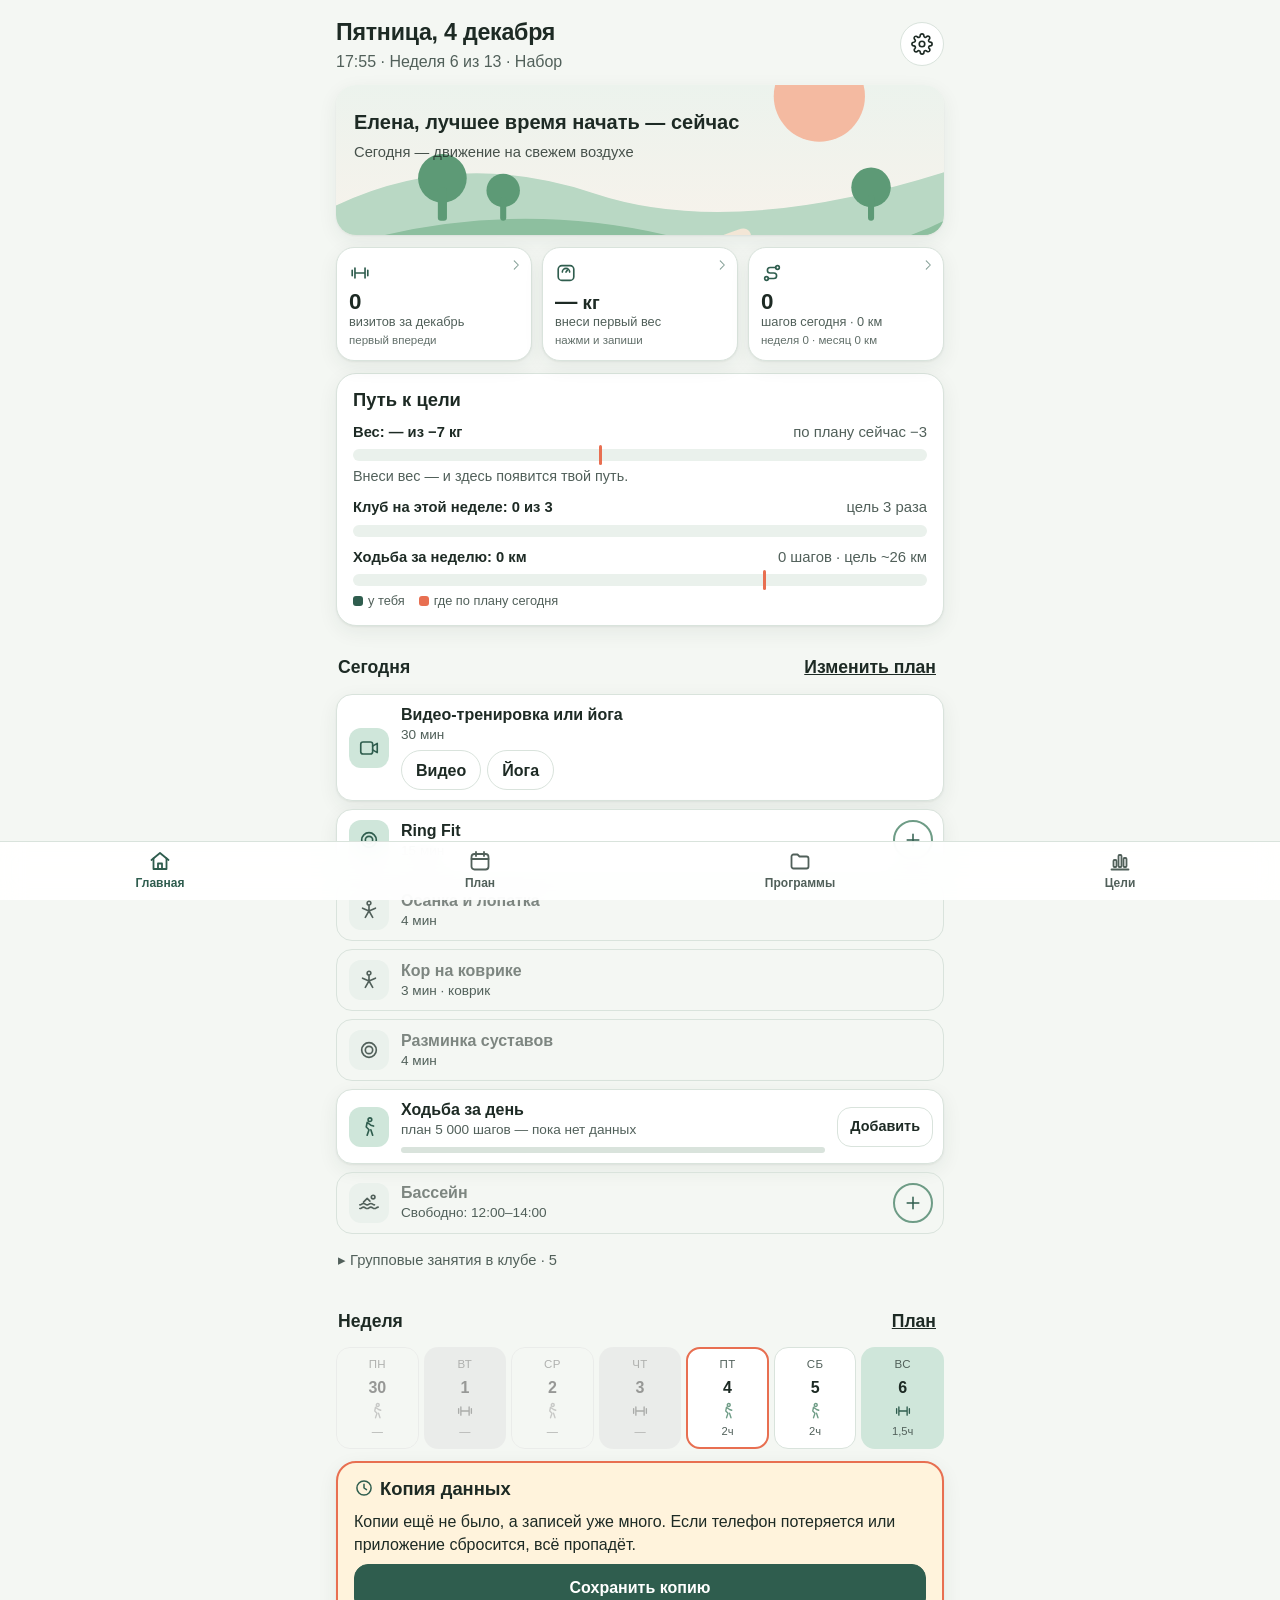
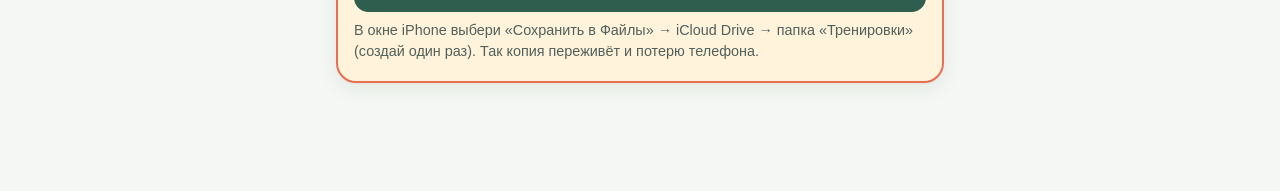
<file: index.html>
<!doctype html>
<html lang="ru">
<head>
  <meta charset="utf-8">
  <meta name="viewport" content="width=device-width, initial-scale=1, viewport-fit=cover">
  <title>Тренировки</title>
  <meta name="description" content="Личный дневник тренировок">
  <meta name="theme-color" content="#f4f7f3" media="(prefers-color-scheme: light)">
  <meta name="theme-color" content="#111715" media="(prefers-color-scheme: dark)">
  <meta name="apple-mobile-web-app-capable" content="yes">
  <meta name="mobile-web-app-capable" content="yes">
  <meta name="apple-mobile-web-app-title" content="Тренировки">
  <meta name="apple-mobile-web-app-status-bar-style" content="default">
  <link rel="manifest" href="manifest.webmanifest">
  <link rel="icon" href="icons/icon-192.png" type="image/png">
  <link rel="apple-touch-icon" href="icons/apple-touch-icon.png">
  <link rel="stylesheet" href="css/style.css">
</head>
<body>
  <div id="app"><p style="padding:16px">Загрузка…</p></div>
  <noscript>Для работы приложения нужен JavaScript.</noscript>
  <script src="version.js"></script>
  <script type="module" src="js/app.js"></script>
</body>
</html>
</file>
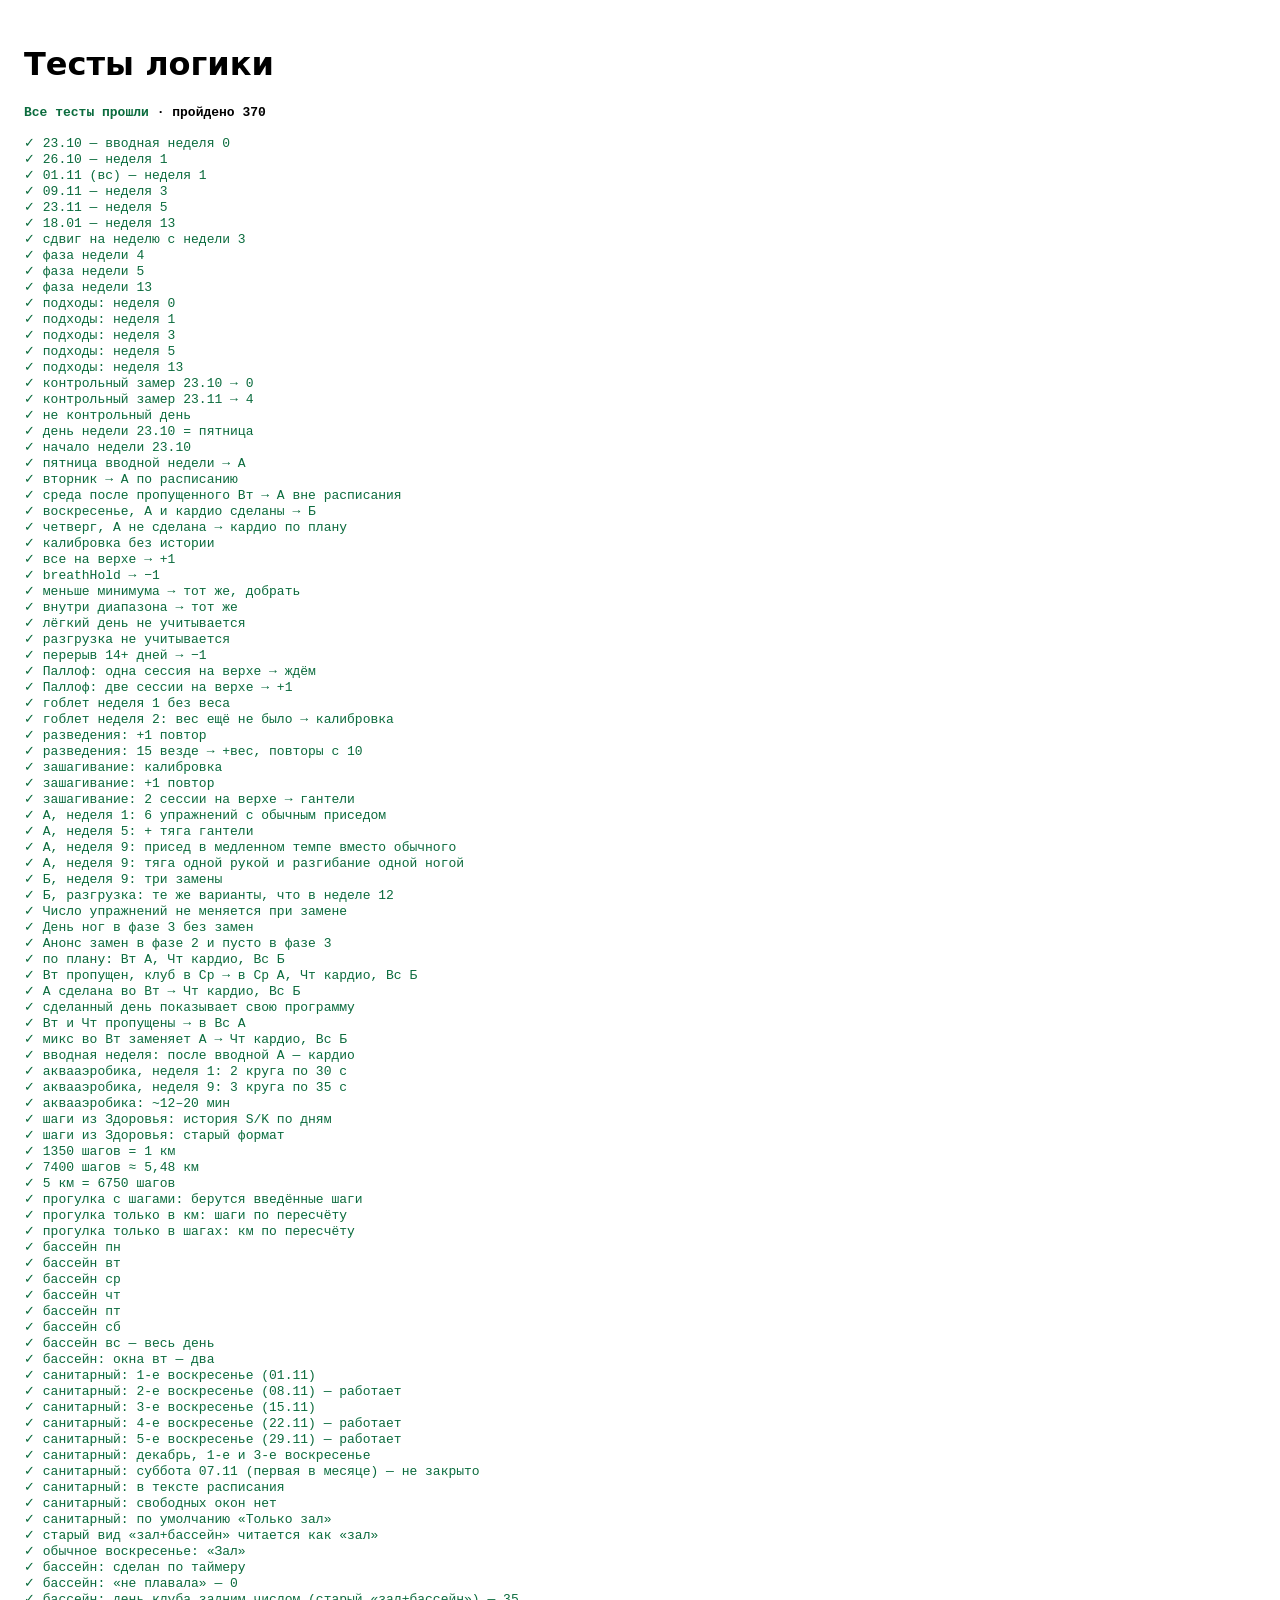
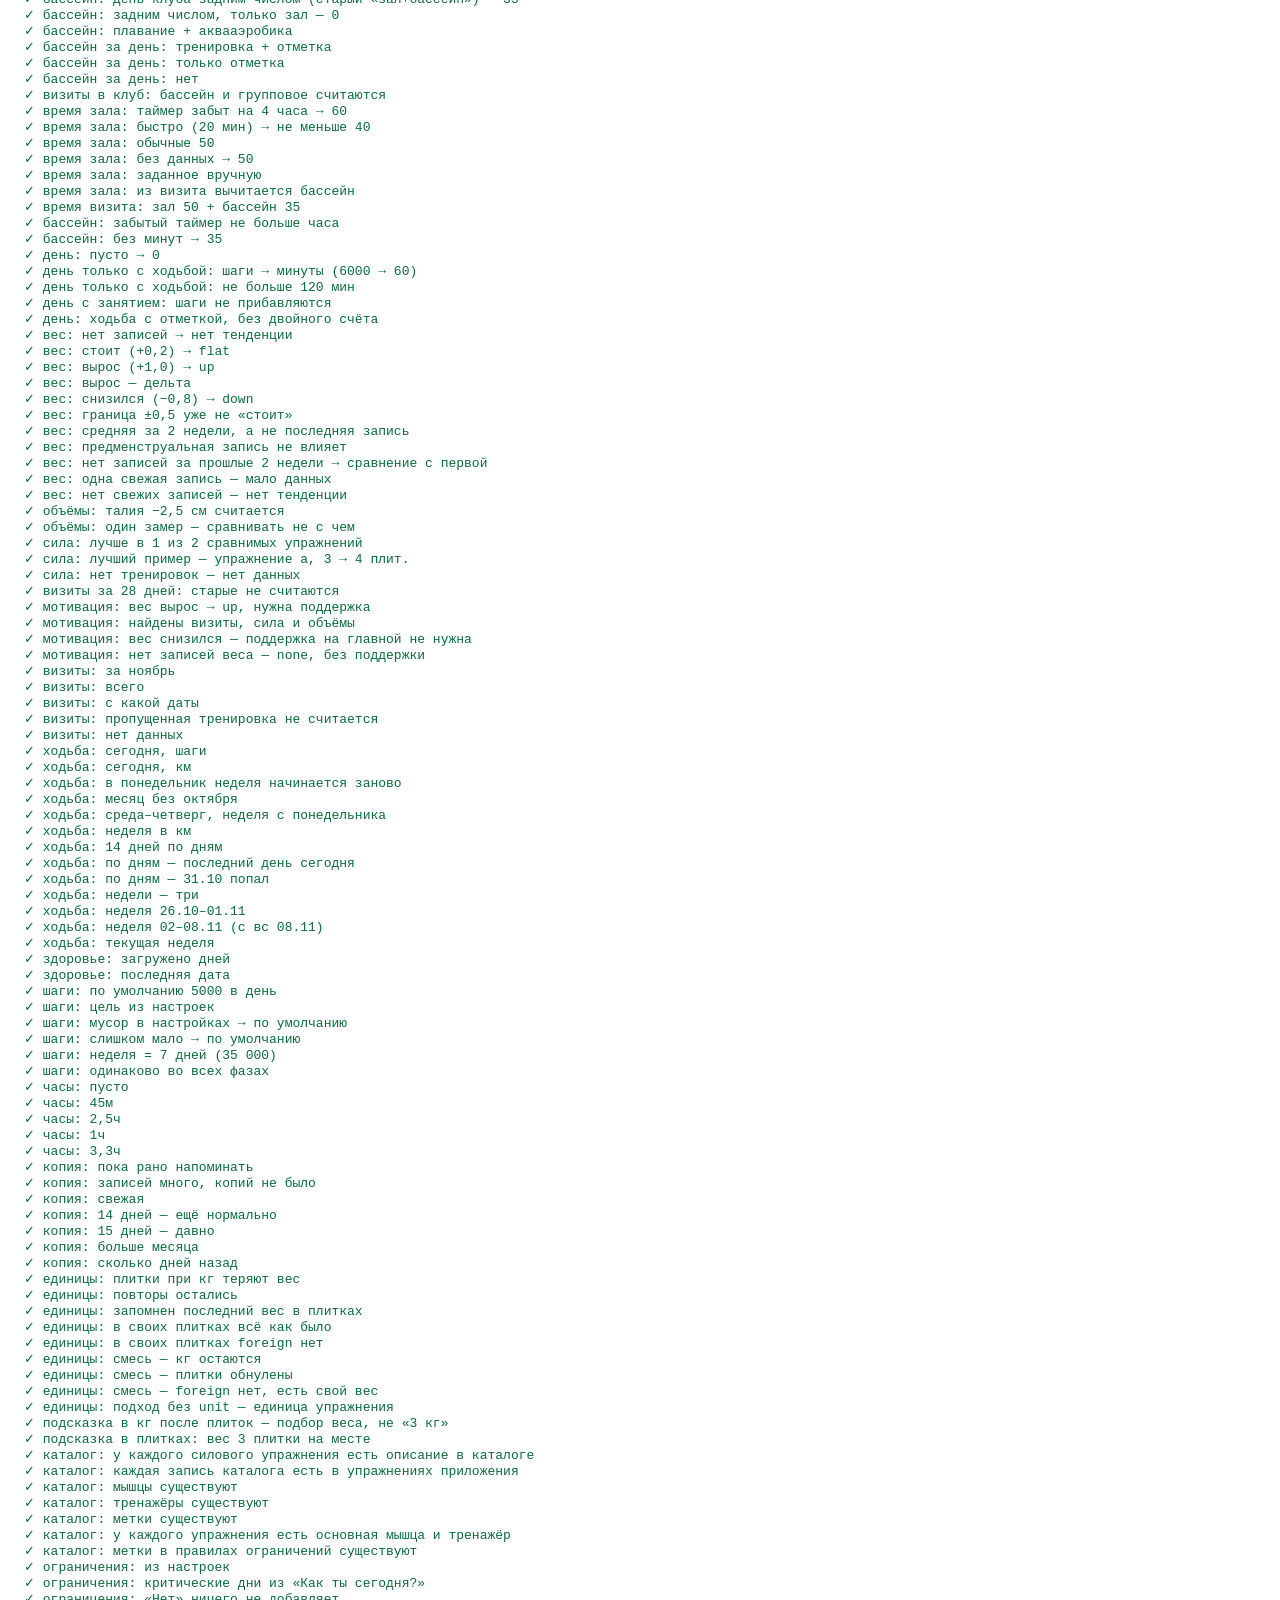
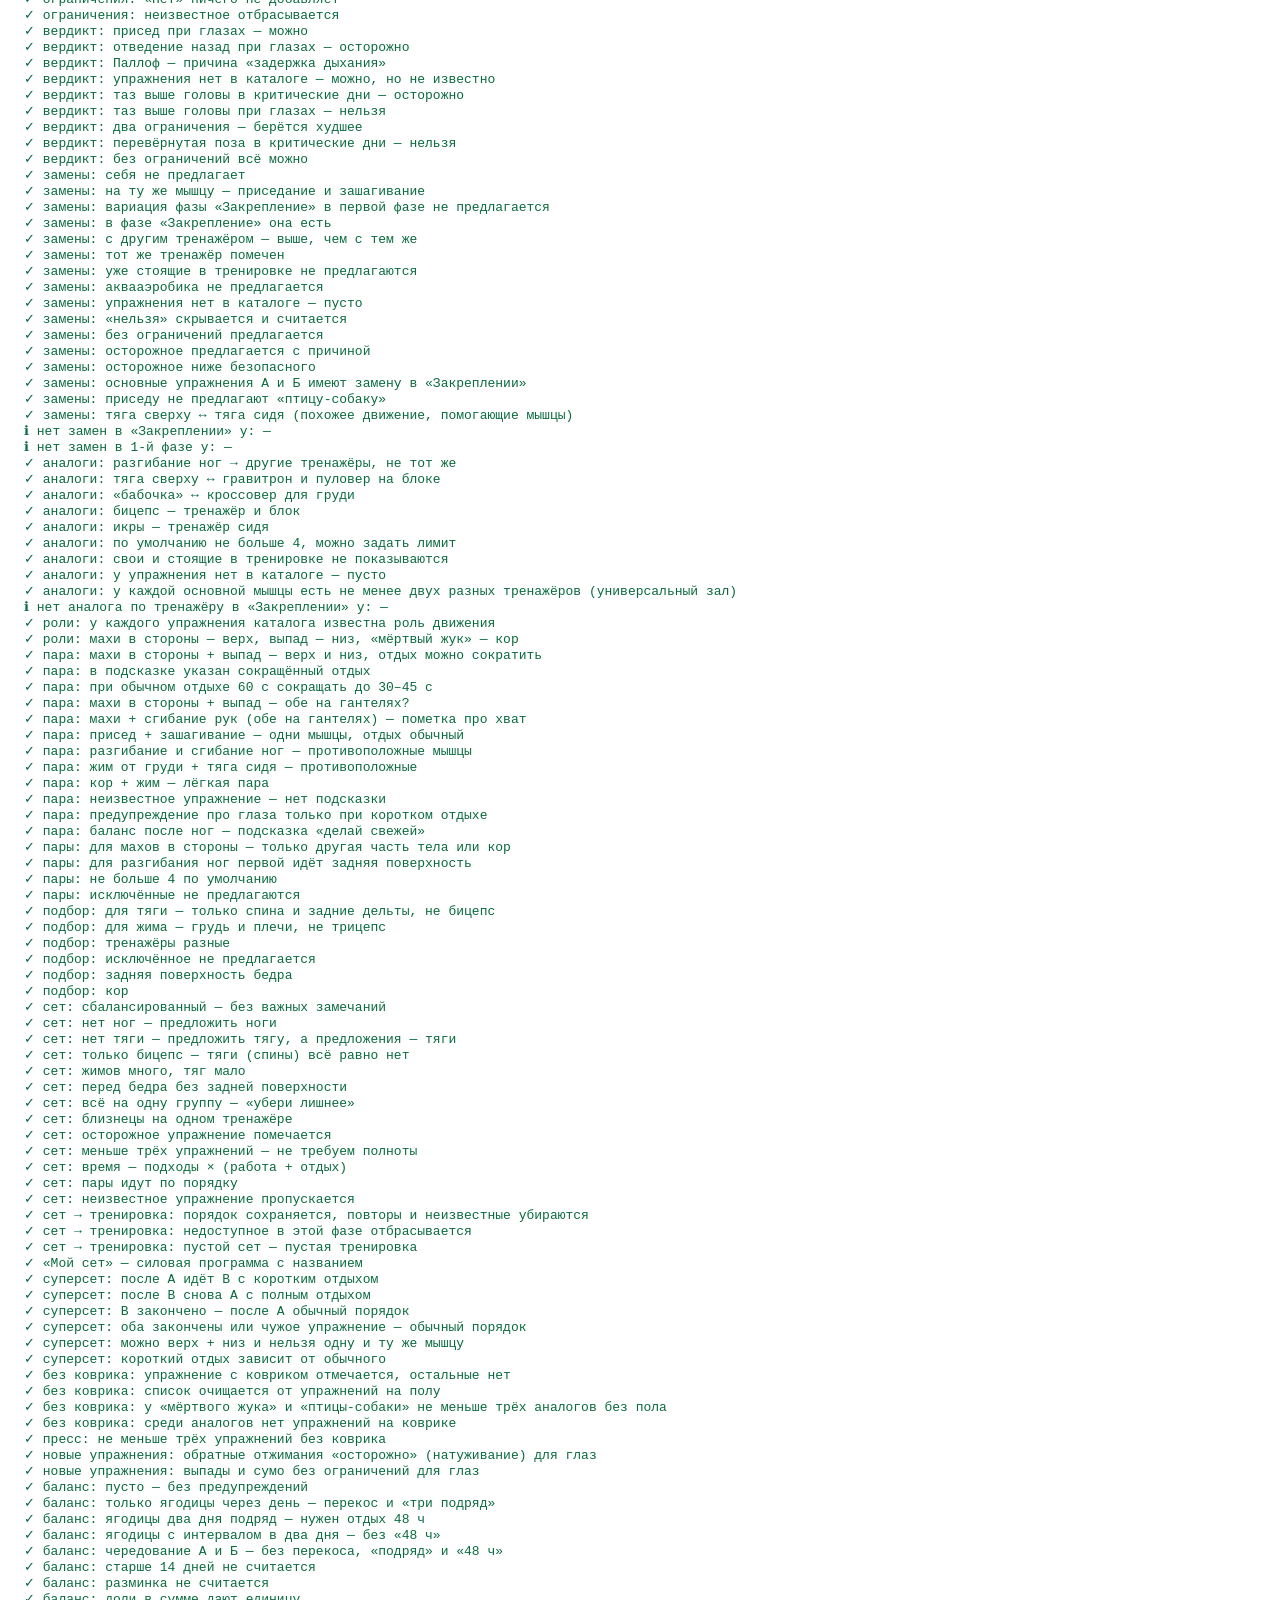
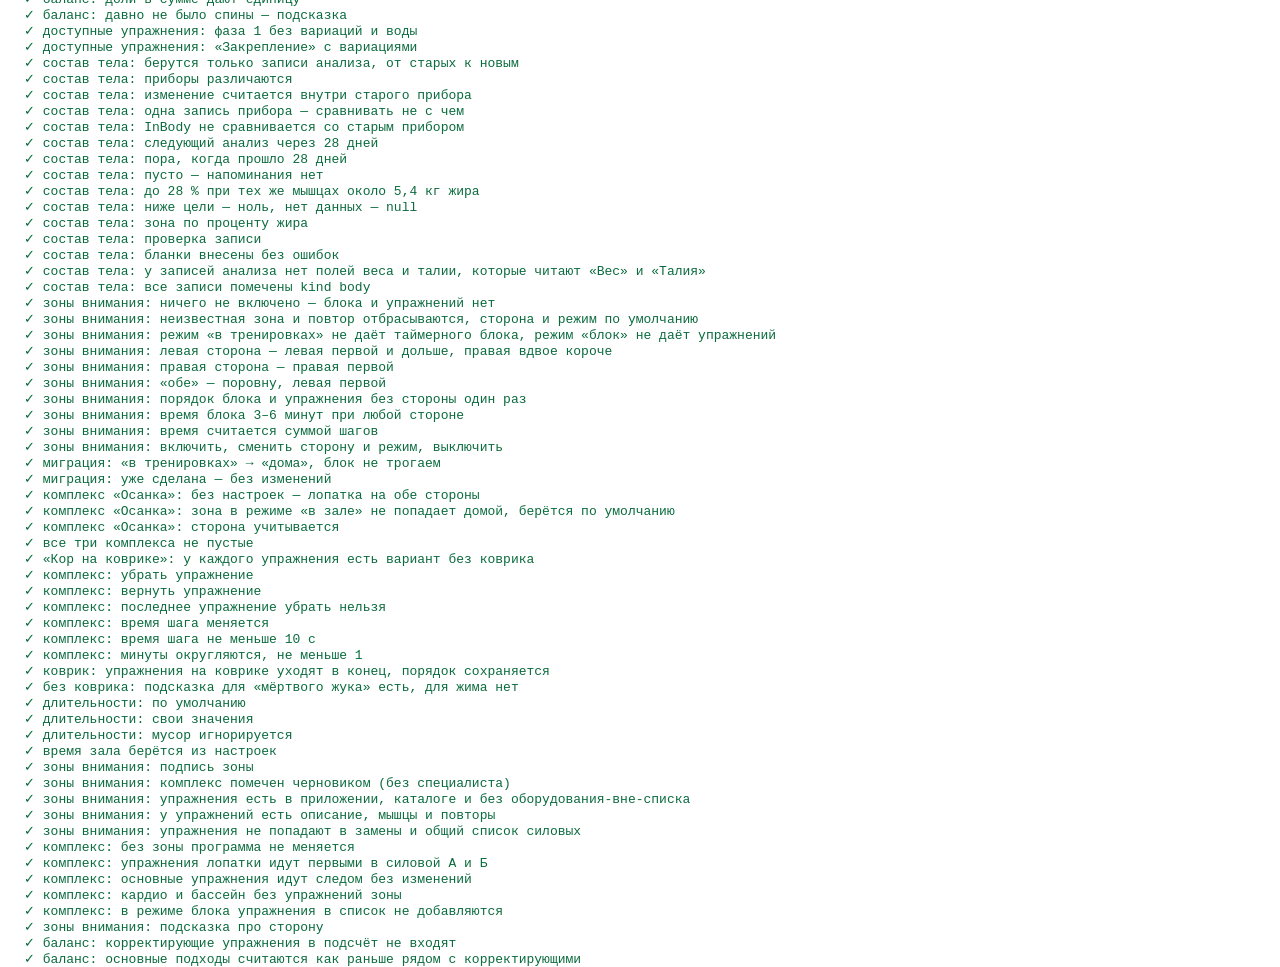
<file: tests.html>
<!doctype html>
<html lang="ru">
<head><meta charset="utf-8"><title>Тесты логики</title>
<style>body{font-family:system-ui;padding:16px}.ok{color:#0a6b3d}.fail{color:#b3261e;font-weight:700}</style></head>
<body>
<h1>Тесты логики</h1>
<pre id="out"></pre>
<script type="module">
import * as cy from './js/cycle.js';
import { suggest } from './js/progression.js';
import { programName, isStrength, programExercises, programExercisesWithFocus, upcomingSwaps, aquaPlan, availableExerciseIds } from './js/programs.js';
import { EXERCISES, EX_BY_ID } from './js/data.js';
import { needsEquipment, withoutEquipment, activeConditions, verdict, alternatives, analogMachines } from './js/catalog.js';
import { pairNote, pairsFor, suggestFor, setAnalysis, historyBalance, workoutFromSet, supersetStep, canSuperset, pairRestSec, roleOf, regionOf, isBack, isPress, PAIR_REST } from './js/catalog-plan.js';
import { EXERCISE_META, MUSCLES, EQUIPMENT, RISK_TAGS, CONDITIONS } from './js/catalog-data.js';
import { parseHealth, stepsToKm, kmToSteps, walkSteps, sessionPoolMin, swimMinutesOn, clubVisitDates, visitCounts, walkTotals, stepsByDay, stepsByWeek, healthInfo, hoursShortText, backupStatus } from './js/stats.js';
import { bodyRecords, bodyChange, bodyDue, fatToTarget, fatZone, checkBodyRecord, devicesUsed, byDevice, HISTORY_SEED } from './js/body.js';
import { FOCUS_AREAS, CORRECTIVE_EXERCISES, activeFocus, toggleFocus, setFocusSide, setFocusMode, focusPlan, inlineExerciseIds, planSeconds, planMinutes, focusLabel, sideNote } from './js/corrective.js';
import { ageOn, fatRange, checkProfile, latestGirths, waistHipRatio } from './js/profile.js';
import { S } from './js/state.js';
import { historyInUnit } from './js/progression.js';

const out = document.getElementById('out');
let pass = 0, fail = 0;
function eq(name, got, want) {
  const ok = JSON.stringify(got) === JSON.stringify(want);
  ok ? pass++ : fail++;
  out.innerHTML += `<span class="${ok ? 'ok' : 'fail'}">${ok ? '✓' : '✗'} ${name}${ok ? '' : ` — получено ${JSON.stringify(got)}, ожидалось ${JSON.stringify(want)}`}</span>\n`;
}

const START = '2026-10-26';
// недели и фазы
eq('23.10 — вводная неделя 0', cy.weekOf('2026-10-23', START), 0);
eq('26.10 — неделя 1', cy.weekOf('2026-10-26', START), 1);
eq('01.11 (вс) — неделя 1', cy.weekOf('2026-11-01', START), 1);
eq('09.11 — неделя 3', cy.weekOf('2026-11-09', START), 3);
eq('23.11 — неделя 5', cy.weekOf('2026-11-23', START), 5);
eq('18.01 — неделя 13', cy.weekOf('2027-01-18', START), 13);
eq('сдвиг на неделю с недели 3', cy.weekOf('2026-11-16', START, [{ fromRawWeek: 3, weeks: 1 }]), 3);
eq('фаза недели 4', cy.phaseOf(4), 'p1');
eq('фаза недели 5', cy.phaseOf(5), 'p2');
eq('фаза недели 13', cy.phaseOf(13), 'deload');
eq('подходы: неделя 0', cy.setsFor(0, 'p1'), 2);
eq('подходы: неделя 1', cy.setsFor(1, 'p1'), 2);
eq('подходы: неделя 3', cy.setsFor(3, 'p1'), 3);
eq('подходы: неделя 5', cy.setsFor(5, 'p2'), 3);
eq('подходы: неделя 13', cy.setsFor(13, 'deload'), 2);
eq('контрольный замер 23.10 → 0', cy.checkpointNear('2026-10-23', START), 0);
eq('контрольный замер 23.11 → 4', cy.checkpointNear('2026-11-23', START), 4);
eq('не контрольный день', cy.checkpointNear('2026-11-05', START), null);
eq('день недели 23.10 = пятница', cy.weekday('2026-10-23'), 5);
eq('начало недели 23.10', cy.weekStart('2026-10-23'), '2026-10-19');

// какую тренировку предложить
eq('пятница вводной недели → А', cy.plannedSlot('2026-10-23', 0, new Set()).slot, 'A');
eq('вторник → А по расписанию', cy.plannedSlot('2026-10-27', 1, new Set()), { slot: 'A', scheduled: true });
eq('среда после пропущенного Вт → А вне расписания', cy.plannedSlot('2026-10-28', 1, new Set()), { slot: 'A', scheduled: false });
eq('воскресенье, А и кардио сделаны → Б', cy.plannedSlot('2026-11-01', 1, new Set(['A', 'cardio'])), { slot: 'B', scheduled: true });
eq('четверг, А не сделана → кардио по плану', cy.plannedSlot('2026-10-29', 1, new Set()).slot, 'cardio');

// подсказка веса
const R = { min: 12, max: 15 };
const s = (weight, reps, breathHold = false) => ({ weight, reps, breathHold });
const h = (date, sets, extra = {}) => ({ date, phase: 'p1', sets, ...extra });
const base = { range: R, step: 1, mode: 'double', today: '2026-11-02' };
eq('калибровка без истории', suggest({ ...base, history: [] }).kind, 'calibration');
eq('все на верхе → +1', suggest({ ...base, history: [h('2026-10-30', [s(10, 15), s(10, 15)])] }).weight, 11);
eq('breathHold → −1', suggest({ ...base, history: [h('2026-10-30', [s(10, 15), s(10, 15, true)])] }).weight, 9);
eq('меньше минимума → тот же, добрать', suggest({ ...base, history: [h('2026-10-30', [s(10, 13), s(10, 11)])] }), { kind: 'addReps', weight: 10, lastSets: [13, 11], reason: 'Тот же вес — добрать повторы' });
eq('внутри диапазона → тот же', suggest({ ...base, history: [h('2026-10-30', [s(10, 14), s(10, 13)])] }).weight, 10);
eq('лёгкий день не учитывается', suggest({ ...base, history: [h('2026-10-31', [s(8, 15), s(8, 15)], { lightDay: true }), h('2026-10-30', [s(10, 13), s(10, 13)])] }).weight, 10);
eq('разгрузка не учитывается', suggest({ ...base, history: [h('2026-10-31', [s(8, 12)], { phase: 'deload' }), h('2026-10-30', [s(10, 15), s(10, 15)])] }).weight, 11);
eq('перерыв 14+ дней → −1', suggest({ ...base, today: '2026-11-20', history: [h('2026-10-30', [s(10, 15), s(10, 15)])] }).weight, 9);
eq('Паллоф: одна сессия на верхе → ждём', suggest({ ...base, topSessions: 2, history: [h('2026-10-30', [s(3, 15), s(3, 15)]), h('2026-10-26', [s(3, 14), s(3, 15)])] }).weight, 3);
eq('Паллоф: две сессии на верхе → +1', suggest({ ...base, topSessions: 2, history: [h('2026-10-30', [s(3, 15), s(3, 15)]), h('2026-10-26', [s(3, 15), s(3, 15)])] }).weight, 4);
eq('гоблет неделя 1 без веса', suggest({ ...base, forceBodyweight: true, history: [] }).weight, null);
eq('гоблет неделя 2: вес ещё не было → калибровка', suggest({ ...base, history: [h('2026-10-26', [s(null, 15), s(null, 15)])] }).kind, 'calibration');
const RW = { min: 10, max: 15 };
eq('разведения: +1 повтор', suggest({ ...base, range: RW, mode: 'repsThenWeight', history: [h('2026-10-30', [s(2, 12), s(2, 11)])] }).targetReps, 12);
eq('разведения: 15 везде → +вес, повторы с 10', suggest({ ...base, range: RW, mode: 'repsThenWeight', history: [h('2026-10-30', [s(2, 15), s(2, 15)])] }), { kind: 'up', weight: 3, targetReps: 10, lastSets: [15, 15], reason: 'Все подходы по 15 — добавляем вес, повторы снова с 10' });
const RS = { min: 10, max: 12 };
eq('зашагивание: калибровка', suggest({ ...base, range: RS, mode: 'repsOnly', history: [] }).kind, 'calibration');
eq('зашагивание: +1 повтор', suggest({ ...base, range: RS, mode: 'repsOnly', history: [h('2026-10-30', [s(null, 10), s(null, 11)])] }).targetReps, 11);
eq('зашагивание: 2 сессии на верхе → гантели', suggest({ ...base, range: RS, mode: 'repsOnly', offerDumbbells: true, history: [h('2026-10-30', [s(null, 12), s(null, 12)]), h('2026-10-26', [s(null, 12), s(null, 12)])] }).offerDumbbells, true);

// программы по фазам
const ids = (p, ph) => programExercises(p, ph).map((e) => e.id);
eq('А, неделя 1: 6 упражнений с обычным приседом', [ids('A', 'p1').length, ids('A', 'p1')[0]], [6, 'goblet-box-squat']);
eq('А, неделя 5: + тяга гантели', ids('A', 'p2').includes('supported-row'), true);
eq('А, неделя 9: присед в медленном темпе вместо обычного', [ids('A', 'p3').includes('tempo-box-squat'), ids('A', 'p3').includes('goblet-box-squat')], [true, false]);
eq('А, неделя 9: тяга одной рукой и разгибание одной ногой', [ids('A', 'p3').includes('single-arm-pulldown'), ids('A', 'p3').includes('single-leg-extension')], [true, true]);
eq('Б, неделя 9: три замены', ['cable-lateral-raise', 'paused-cable-kickback', 'single-arm-cable-row'].every((x) => ids('B', 'p3').includes(x)), true);
eq('Б, разгрузка: те же варианты, что в неделе 12', ids('B', 'deload'), ids('B', 'p3'));
eq('Число упражнений не меняется при замене', [ids('A', 'p2').length, ids('A', 'p3').length, ids('B', 'p2').length, ids('B', 'p3').length], [7, 7, 7, 7]);
eq('День ног в фазе 3 без замен', ids('legs', 'p3')[0], 'goblet-box-squat');
eq('Анонс замен в фазе 2 и пусто в фазе 3', [upcomingSwaps('A', 'p2').length, upcomingSwaps('A', 'p3').length], [3, 0]);

// очередь тренировок недели (клуб Вт/Чт/Вс, неделя 26.10–01.11)
const { slotFor } = await import('./js/plan.js');
const ST0 = '2026-10-26';
const ses = (date, slot) => ({ date, slot, status: 'done' });
const sl = (d, plan = { days: {} }, sessions = [], today = '2026-10-26') => slotFor(d, plan, ST0, { sessions, today });
eq('по плану: Вт А, Чт кардио, Вс Б', ['2026-10-27', '2026-10-29', '2026-11-01'].map((d) => sl(d)), ['A', 'cardio', 'B']);
eq('Вт пропущен, клуб в Ср → в Ср А, Чт кардио, Вс Б',
  ['2026-10-28', '2026-10-29', '2026-11-01'].map((d) => sl(d, { days: { '2026-10-28': { type: 'gym' } } }, [], '2026-10-28')), ['A', 'cardio', 'B']);
eq('А сделана во Вт → Чт кардио, Вс Б', ['2026-10-29', '2026-11-01'].map((d) => sl(d, undefined, [ses('2026-10-27', 'A')], '2026-10-28')), ['cardio', 'B']);
eq('сделанный день показывает свою программу', sl('2026-10-27', undefined, [ses('2026-10-27', 'B')], '2026-10-30'), 'B');
eq('Вт и Чт пропущены → в Вс А', sl('2026-11-01', undefined, [], '2026-11-01'), 'A');
eq('микс во Вт заменяет А → Чт кардио, Вс Б', ['2026-10-29', '2026-11-01'].map((d) => sl(d, undefined, [ses('2026-10-27', 'legs')], '2026-10-28')), ['cardio', 'B']);
eq('вводная неделя: после вводной А — кардио', sl('2026-10-25', undefined, [ses('2026-10-23', 'A')], '2026-10-25'), 'cardio');

// бассейн и шаги
eq('аквааэробика, неделя 1: 2 круга по 30 с', [aquaPlan('p1').rounds, aquaPlan('p1').sec], [2, 30]);
eq('аквааэробика, неделя 9: 3 круга по 35 с', [aquaPlan('p3').rounds, aquaPlan('p3').sec], [3, 35]);
eq('аквааэробика: ~12–20 мин', [aquaPlan('p1').minutes >= 10, aquaPlan('p3').minutes <= 22], [true, true]);
eq('шаги из Здоровья: история S/K по дням', parseHealth('S;2026-10-23;8123\nK;2026-10-23;5,4\nS;2026-10-24;6000'), { '2026-10-23': { source: 'health', steps: 8123, km: 5.4 }, '2026-10-24': { source: 'health', steps: 6000 } });
eq('шаги из Здоровья: старый формат', parseHealth('TR;2026-10-25;9000;6,1')['2026-10-25'].km, 6.1);

// шаги ↔ километры
eq('1350 шагов = 1 км', stepsToKm(1350), 1);
eq('7400 шагов ≈ 5,48 км', stepsToKm(7400), 5.48);
eq('5 км = 6750 шагов', kmToSteps(5), 6750);
eq('прогулка с шагами: берутся введённые шаги', walkSteps({ steps: 8000, distanceKm: 5.9 }), 8000);
eq('прогулка только в км: шаги по пересчёту', walkSteps({ distanceKm: 4 }), 5400);
eq('прогулка только в шагах: км по пересчёту', walkSteps({ steps: 2700 }), 2700);

// свободные часы бассейна (неделя 02.11–08.11.2026)
const { poolFreeText, poolFreeFor } = await import('./js/plan.js');
eq('бассейн пн', poolFreeText('2026-11-02'), '13:00–14:00, 15:00–17:00');
eq('бассейн вт', poolFreeText('2026-11-03'), '10:30–13:30, 15:00–16:00');
eq('бассейн ср', poolFreeText('2026-11-04'), '13:00–14:00');
eq('бассейн чт', poolFreeText('2026-11-05'), '10:30–13:30, 15:00–16:00');
eq('бассейн пт', poolFreeText('2026-11-06'), '12:00–14:00');
eq('бассейн сб', poolFreeText('2026-11-07'), '15:00–22:00');
eq('бассейн вс — весь день', poolFreeText('2026-11-08'), 'весь день');
eq('бассейн: окна вт — два', poolFreeFor('2026-11-03').length, 2);

// санитарный день бассейна: 1-е и 3-е воскресенье месяца
const { poolClosed, effective: planDay } = await import('./js/plan.js');
eq('санитарный: 1-е воскресенье (01.11)', poolClosed('2026-11-01'), true);
eq('санитарный: 2-е воскресенье (08.11) — работает', poolClosed('2026-11-08'), false);
eq('санитарный: 3-е воскресенье (15.11)', poolClosed('2026-11-15'), true);
eq('санитарный: 4-е воскресенье (22.11) — работает', poolClosed('2026-11-22'), false);
eq('санитарный: 5-е воскресенье (29.11) — работает', poolClosed('2026-11-29'), false);
eq('санитарный: декабрь, 1-е и 3-е воскресенье', ['2026-12-06', '2026-12-13', '2026-12-20'].map((d) => poolClosed(d)), [true, false, true]);
eq('санитарный: суббота 07.11 (первая в месяце) — не закрыто', poolClosed('2026-11-07'), false);
eq('санитарный: в тексте расписания', poolFreeText('2026-11-15'), 'санитарный день — бассейн закрыт');
eq('санитарный: свободных окон нет', poolFreeFor('2026-11-15'), []);
eq('санитарный: по умолчанию «Только зал»', planDay('2026-11-15', { days: {} }).gymKind, 'gym');
eq('старый вид «зал+бассейн» читается как «зал»', planDay('2026-11-15', { days: { '2026-11-15': { gymKind: 'full' } } }).gymKind, 'gym');
eq('обычное воскресенье: «Зал»', planDay('2026-11-08', { days: {} }).gymKind, 'gym');

// бассейн в подсчётах
eq('бассейн: сделан по таймеру', sessionPoolMin({ pool: { result: 'done', minutes: 30 } }), 30);
eq('бассейн: «не плавала» — 0', sessionPoolMin({ pool: { result: 'none' } }), 0);
eq('бассейн: день клуба задним числом (старый «зал+бассейн») — 35', sessionPoolMin({ retro: true, gymKind: 'full' }), 35);
eq('бассейн: задним числом, только зал — 0', sessionPoolMin({ retro: true, gymKind: 'gym' }), 0);
eq('бассейн: плавание + аквааэробика', sessionPoolMin({ pool: { result: 'done', minutes: 20 }, aqua: { minutes: 15 } }), 35);
S.sessions = [{ date: '2026-11-01', status: 'done', retro: true, gymKind: 'full', slot: 'A' }];
S.activities = [{ date: '2026-11-01', kind: 'pool', minutes: 40 }, { date: '2026-11-02', kind: 'pool', minutes: 30 }, { date: '2026-11-03', kind: 'class', classId: 'x' }];
eq('бассейн за день: тренировка + отметка', swimMinutesOn('2026-11-01'), 75);
eq('бассейн за день: только отметка', swimMinutesOn('2026-11-02'), 30);
eq('бассейн за день: нет', swimMinutesOn('2026-11-04'), 0);
eq('визиты в клуб: бассейн и групповое считаются', clubVisitDates(), ['2026-11-01', '2026-11-02', '2026-11-03']);
S.sessions = []; S.activities = [];

// длительность: забытый таймер не раздувает день
const { gymMinutes, sessionMinutes, dayMinutes, DEFAULT_MIN } = await import('./js/stats.js');
const wall = (min) => ({ slot: 'A', status: 'done', checkInAt: '2026-11-10T10:00:00', finishedAt: `2026-11-10T${String(10 + Math.floor(min / 60)).padStart(2, '0')}:${String(min % 60).padStart(2, '0')}:00` });
eq('время зала: таймер забыт на 4 часа → 60', gymMinutes(wall(240)), 60);
eq('время зала: быстро (20 мин) → не меньше 40', gymMinutes(wall(20)), 40);
eq('время зала: обычные 50', gymMinutes(wall(50)), 50);
eq('время зала: без данных → 50', gymMinutes({ slot: 'A', retro: true }), 50);
eq('время зала: заданное вручную', gymMinutes({ slot: 'A', gymMin: 45 }), 45);
eq('время зала: из визита вычитается бассейн', gymMinutes({ ...wall(100), pool: { result: 'done', minutes: 35 } }), 60);
eq('время визита: зал 50 + бассейн 35', sessionMinutes({ slot: 'A', retro: true, pool: { result: 'done', minutes: 35 } }), 85);
eq('бассейн: забытый таймер не больше часа', sessionPoolMin({ pool: { result: 'done', minutes: 200 } }), 60);
eq('бассейн: без минут → 35', sessionPoolMin({ pool: { result: 'done' } }), 35);
S.sessions = []; S.activities = []; S.health = {};
eq('день: пусто → 0', dayMinutes('2026-11-12'), 0);
S.health = { '2026-11-12': { steps: 6000 } };
eq('день только с ходьбой: шаги → минуты (6000 → 60)', dayMinutes('2026-11-12'), 60);
S.health = { '2026-11-12': { steps: 30000 } };
eq('день только с ходьбой: не больше 120 мин', dayMinutes('2026-11-12'), 120);
S.health = { '2026-11-12': { steps: 6000 } };
S.activities = [{ date: '2026-11-12', kind: 'class', minutes: 55 }];
eq('день с занятием: шаги не прибавляются', dayMinutes('2026-11-12'), 55);
S.activities = [{ date: '2026-11-12', kind: 'walk', minutes: 75, distanceKm: 5 }];
eq('день: ходьба с отметкой, без двойного счёта', dayMinutes('2026-11-12'), 75);
S.activities = []; S.health = {};

// мотивация: тенденция веса и другие признаки прогресса
const { weightTrend, girthProgress, strengthGains, recentVisits, motivation } = await import('./js/stats.js');
const TD = '2026-11-14';
const wr = (date, weightKg, premenstrual = false) => ({ date, at: `${date}T07:00:00`, weightKg, premenstrual });
eq('вес: нет записей → нет тенденции', weightTrend(TD, []), null);
eq('вес: стоит (+0,2) → flat', weightTrend(TD, [wr('2026-10-25', 68.0), wr('2026-11-05', 68.2)]).kind, 'flat');
eq('вес: вырос (+1,0) → up', weightTrend(TD, [wr('2026-10-25', 67.0), wr('2026-11-08', 68.0)]).kind, 'up');
eq('вес: вырос — дельта', weightTrend(TD, [wr('2026-10-25', 67.0), wr('2026-11-08', 68.0)]).delta, 1);
eq('вес: снизился (−0,8) → down', weightTrend(TD, [wr('2026-10-25', 68.0), wr('2026-11-08', 67.2)]).kind, 'down');
eq('вес: граница ±0,5 уже не «стоит»', weightTrend(TD, [wr('2026-10-25', 68.0), wr('2026-11-08', 68.5)]).kind, 'up');
eq('вес: средняя за 2 недели, а не последняя запись', weightTrend(TD, [wr('2026-10-25', 68.0), wr('2026-11-02', 68.6), wr('2026-11-10', 68.0)]).kind, 'flat');
const pmT = weightTrend(TD, [wr('2026-10-25', 68.0), wr('2026-11-05', 68.2), wr('2026-11-10', 71.0, true)]);
eq('вес: предменструальная запись не влияет', [pmT.kind, pmT.recent, pmT.pmRecent], ['flat', 68.2, 1]);
const firstT = weightTrend(TD, [wr('2026-10-01', 70.0), wr('2026-11-10', 69.0)]);
eq('вес: нет записей за прошлые 2 недели → сравнение с первой', [firstT.kind, firstT.from], ['down', 'first']);
eq('вес: одна свежая запись — мало данных', weightTrend(TD, [wr('2026-11-10', 69.0)]), null);
eq('вес: нет свежих записей — нет тенденции', weightTrend(TD, [wr('2026-10-25', 68.0)]), null);

eq('объёмы: талия −2,5 см считается', girthProgress([{ date: '2026-10-26', waistCm: 90, hipsCm: 100, chestCm: 95 }, { date: '2026-11-23', waistCm: 87.5, hipsCm: 99.8, chestCm: 90 }]), [{ key: 'waistCm', from: 90, to: 87.5, delta: -2.5 }]);
eq('объёмы: один замер — сравнивать не с чем', girthProgress([{ date: '2026-10-26', waistCm: 90 }]), []);

const setOf = (exerciseId, weight, reps, extra = {}) => ({ exerciseId, weight, reps, unit: 'plate', ...extra });
const sg = strengthGains([
  { date: '2026-10-27', status: 'done', sets: [setOf('a', 3, 12), setOf('a', 50, 10, { isWarmup: true }), setOf('c', 10, 10, { unit: 'kg' }), setOf('b', 5, 10)] },
  { date: '2026-11-10', status: 'done', sets: [setOf('a', 4, 12), setOf('c', 10, 10, { unit: 'kg' })] },
  { date: '2026-11-12', status: 'skip', sets: [setOf('a', 9, 12)] },
]);
eq('сила: лучше в 1 из 2 сравнимых упражнений', [sg.improved, sg.compared], [1, 2]);
eq('сила: лучший пример — упражнение a, 3 → 4 плит.', [sg.best.exerciseId, sg.best.unit, sg.best.from.weight, sg.best.to.weight], ['a', 'plate', 3, 4]);
eq('сила: нет тренировок — нет данных', strengthGains([]), { improved: 0, compared: 0, best: null });

S.sessions = ['2026-10-10', '2026-10-20', '2026-10-27', '2026-11-03', '2026-11-10'].map((date) => ({ date, status: 'done', slot: 'A', sets: [] }));
eq('визиты за 28 дней: старые не считаются', recentVisits(TD, 28), 4);

// всё вместе: вес вырос, но силовая, объёмы и визиты улучшились
S.sessions = [
  { date: '2026-10-27', status: 'done', slot: 'A', sets: [setOf('a', 3, 12)] },
  { date: '2026-11-03', status: 'done', slot: 'B', sets: [] },
  { date: '2026-11-05', status: 'done', slot: 'cardio', sets: [] },
  { date: '2026-11-10', status: 'done', slot: 'A', sets: [setOf('a', 4, 12)] },
];
S.measurements = [wr('2026-10-25', 67.0), wr('2026-11-08', 68.0), { date: '2026-10-26', waistCm: 90 }, { date: '2026-11-12', waistCm: 88 }];
const mo = motivation(TD);
eq('мотивация: вес вырос → up, нужна поддержка', [mo.kind, mo.support], ['up', true]);
eq('мотивация: найдены визиты, сила и объёмы', mo.proofs.map((p) => p.type), ['visits', 'strength', 'girth']);
S.measurements = [wr('2026-10-25', 68.0), wr('2026-11-08', 67.0)];
eq('мотивация: вес снизился — поддержка на главной не нужна', [motivation(TD).kind, motivation(TD).support], ['down', false]);
S.measurements = [];
eq('мотивация: нет записей веса — none, без поддержки', [motivation(TD).kind, motivation(TD).support], ['none', false]);
S.sessions = []; S.measurements = []; S.activities = [];

// счётчики главной: визиты за месяц и всего
S.sessions = [{ date: '2026-10-20', status: 'done' }, { date: '2026-10-29', status: 'partial' }, { date: '2026-11-03', status: 'done' }, { date: '2026-11-08', status: 'skip' }];
S.activities = [{ date: '2026-11-05', kind: 'class' }, { date: '2026-11-09', kind: 'pool', minutes: 30 }, { date: '2026-11-04', kind: 'walk', distanceKm: 3 }];
eq('визиты: за ноябрь', visitCounts('2026-11-09').month, 3);
eq('визиты: всего', visitCounts('2026-11-09').total, 5);
eq('визиты: с какой даты', visitCounts('2026-11-09').since, '2026-10-20');
eq('визиты: пропущенная тренировка не считается', visitCounts('2026-11-09').total === 5 && !clubVisitDates().includes('2026-11-08'), true);
eq('визиты: нет данных', (S.sessions = [], S.activities = [], visitCounts('2026-11-09')).total, 0);

// ходьба: день / неделя (с понедельника) / месяц
S.health = { '2026-11-09': { steps: 5400 }, '2026-11-08': { steps: 8100 }, '2026-11-03': { steps: 6750 }, '2026-10-31': { steps: 2700 } };
const wk = walkTotals('2026-11-09');
eq('ходьба: сегодня, шаги', wk.day.steps, 5400);
eq('ходьба: сегодня, км', wk.day.km, 4);
eq('ходьба: в понедельник неделя начинается заново', wk.week.steps, 5400);
eq('ходьба: месяц без октября', wk.month.steps, 5400 + 8100 + 6750);
S.health['2026-11-11'] = { steps: 1350 };
const wk2 = walkTotals('2026-11-12');
eq('ходьба: среда–четверг, неделя с понедельника', wk2.week.steps, 5400 + 1350);
eq('ходьба: неделя в км', Math.round(wk2.week.km * 100) / 100, 5);
delete S.health['2026-11-11'];
eq('ходьба: 14 дней по дням', stepsByDay('2026-11-09', 14).length, 14);
eq('ходьба: по дням — последний день сегодня', stepsByDay('2026-11-09', 14)[13].steps, 5400);
eq('ходьба: по дням — 31.10 попал', stepsByDay('2026-11-09', 14).find((x) => x.date === '2026-10-31').steps, 2700);
const wks = stepsByWeek('2026-11-09', 3);
eq('ходьба: недели — три', wks.map((x) => x.ws), ['2026-10-26', '2026-11-02', '2026-11-09']);
eq('ходьба: неделя 26.10–01.11', wks[0].steps, 2700);
eq('ходьба: неделя 02–08.11 (с вс 08.11)', wks[1].steps, 8100 + 6750);
eq('ходьба: текущая неделя', wks[2].steps, 5400);

// здоровье и ручные записи
S.health = { '2026-11-01': { steps: 1, source: 'manual' }, '2026-11-02': { steps: 2, source: 'health' }, '2026-11-05': { steps: 3 } };
eq('здоровье: загружено дней', healthInfo().count, 2);
eq('здоровье: последняя дата', healthInfo().last, '2026-11-05');
S.health = {};

// план шагов по фазе (старт цикла 2026-10-20: неделя 1–4 → 7500, 5–8 → 8500)
const { stepsGoalOn, stepsGoalForPhase } = await import('./js/plan.js');
const { stepsGoalDay, stepsGoalWeek } = await import('./js/plan.js');
eq('шаги: по умолчанию 5000 в день', stepsGoalDay({}), 5000);
eq('шаги: цель из настроек', stepsGoalDay({ stepsGoal: 6000 }), 6000);
eq('шаги: мусор в настройках → по умолчанию', stepsGoalDay({ stepsGoal: 'abc' }), 5000);
eq('шаги: слишком мало → по умолчанию', stepsGoalDay({ stepsGoal: 200 }), 5000);
eq('шаги: неделя = 7 дней (35 000)', stepsGoalWeek({}), 35000);
eq('шаги: одинаково во всех фазах', stepsGoalForPhase('p3', {}), stepsGoalOn('2026-11-09', '2026-10-20', [], {}));

// подписи календаря
eq('часы: пусто', hoursShortText(0), '');
eq('часы: 45м', hoursShortText(45), '45м');
eq('часы: 2,5ч', hoursShortText(150), '2,5ч');
eq('часы: 1ч', hoursShortText(60), '1ч');
eq('часы: 3,3ч', hoursShortText(200), '3,3ч');

// напоминание о копии данных
eq('копия: пока рано напоминать', backupStatus(null, '2026-11-09', 2).level, 'new');
eq('копия: записей много, копий не было', backupStatus(null, '2026-11-09', 5).level, 'none');
eq('копия: свежая', backupStatus('2026-11-05T10:00:00Z', '2026-11-09', 50).level, 'ok');
eq('копия: 14 дней — ещё нормально', backupStatus('2026-10-26T10:00:00Z', '2026-11-09', 50).level, 'ok');
eq('копия: 15 дней — давно', backupStatus('2026-10-25T10:00:00Z', '2026-11-09', 50).level, 'old');
eq('копия: больше месяца', backupStatus('2026-10-05T10:00:00Z', '2026-11-09', 50).level, 'stale');
eq('копия: сколько дней назад', backupStatus('2026-11-05T10:00:00Z', '2026-11-09', 50).days, 4);
S.sessions = []; S.activities = []; S.health = {};

// плитки и кг не смешиваются
const plateHist = [{ date: '2026-11-07', at: '2026-11-07', phase: 'p1', sets: [{ weight: 3, unit: 'plate', reps: 15 }, { weight: 3, unit: 'plate', reps: 15 }] }, { date: '2026-11-05', at: '2026-11-05', phase: 'p1', sets: [{ weight: 3, unit: 'plate', reps: 12 }] }];
const asKg = historyInUnit(plateHist, 'kg', 'plate');
eq('единицы: плитки при кг теряют вес', asKg.history[0].sets.map((x) => x.weight), [null, null]);
eq('единицы: повторы остались', asKg.history[0].sets.map((x) => x.reps), [15, 15]);
eq('единицы: запомнен последний вес в плитках', asKg.foreign, { unit: 'plate', weight: 3 });
const asPlate = historyInUnit(plateHist, 'plate', 'plate');
eq('единицы: в своих плитках всё как было', asPlate.history[0].sets.map((x) => x.weight), [3, 3]);
eq('единицы: в своих плитках foreign нет', asPlate.foreign, null);
const mixed = historyInUnit([{ date: '2026-11-09', sets: [{ weight: 55, unit: 'kg', reps: 12 }] }, ...plateHist], 'kg', 'plate');
eq('единицы: смесь — кг остаются', mixed.history[0].sets[0].weight, 55);
eq('единицы: смесь — плитки обнулены', mixed.history[1].sets[0].weight, null);
eq('единицы: смесь — foreign нет, есть свой вес', mixed.foreign, null);
eq('единицы: подход без unit — единица упражнения', historyInUnit([{ date: '2026-11-05', sets: [{ weight: 5, reps: 10 }] }], 'kg', 'kg').history[0].sets[0].weight, 5);
const sugKg = suggest({ history: asKg.history, range: { min: 12, max: 15 }, step: 1, mode: 'double', today: '2026-11-10', startWeight: null });
eq('подсказка в кг после плиток — подбор веса, не «3 кг»', [sugKg.kind, sugKg.weight], ['calibration', null]);
const sugPlate = suggest({ history: asPlate.history, range: { min: 12, max: 15 }, step: 1, mode: 'double', today: '2026-11-10', startWeight: null });
eq('подсказка в плитках: вес 3 плитки на месте', sugPlate.weight != null && sugPlate.weight >= 3, true);


// каталог: целостность данных
const strengthIds = availableExerciseIds('p3').concat(availableExerciseIds('p1')).filter((id, i, a) => a.indexOf(id) === i);
eq('каталог: у каждого силового упражнения есть описание в каталоге', strengthIds.filter((id) => !EXERCISE_META[id]), []);
eq('каталог: каждая запись каталога есть в упражнениях приложения', Object.keys(EXERCISE_META).filter((id) => !EX_BY_ID[id]), []);
eq('каталог: мышцы существуют', Object.entries(EXERCISE_META).filter(([, m]) => [...m.primary, ...m.secondary].some((x) => !MUSCLES[x])).map(([id]) => id), []);
eq('каталог: тренажёры существуют', Object.entries(EXERCISE_META).filter(([, m]) => m.equipment.some((x) => !EQUIPMENT[x])).map(([id]) => id), []);
eq('каталог: метки существуют', Object.entries(EXERCISE_META).filter(([, m]) => m.tags.some((x) => !RISK_TAGS[x])).map(([id]) => id), []);
eq('каталог: у каждого упражнения есть основная мышца и тренажёр', Object.entries(EXERCISE_META).filter(([, m]) => !m.primary.length || !m.equipment.length).map(([id]) => id), []);
eq('каталог: метки в правилах ограничений существуют', Object.entries(CONDITIONS).filter(([, c]) => c.rules.some((r) => !RISK_TAGS[r.tag] || !['avoid', 'caution'].includes(r.level))).map(([id]) => id), []);

// каталог: ограничения и вердикт
eq('ограничения: из настроек', activeConditions({ conditions: ['eyes'] }, {}), ['eyes']);
eq('ограничения: критические дни из «Как ты сегодня?»', activeConditions({ conditions: ['eyes'] }, { critical: 'yes' }), ['eyes', 'critical-days']);
eq('ограничения: «Нет» ничего не добавляет', activeConditions({ conditions: ['eyes'] }, { critical: 'no' }), ['eyes']);
eq('ограничения: неизвестное отбрасывается', activeConditions({ conditions: ['eyes', 'nope'] }, {}), ['eyes']);
eq('вердикт: присед при глазах — можно', verdict('goblet-box-squat', ['eyes']).level, 'ok');
eq('вердикт: отведение назад при глазах — осторожно', verdict('cable-kickback', ['eyes']).level, 'caution');
eq('вердикт: Паллоф — причина «задержка дыхания»', verdict('pallof-press', ['eyes']).reasons[0].tag, 'breath_hold_risk');
eq('вердикт: упражнения нет в каталоге — можно, но не известно', [verdict('aqua-squat', ['eyes']).level, verdict('aqua-squat', ['eyes']).known], ['ok', false]);
EXERCISE_META['t-bridge'] = { pattern: 'hip-extension', primary: ['glutes-max'], secondary: [], equipment: ['mat'], tags: ['hip_above_head'] };
EXERCISE_META['t-inverted'] = { pattern: 'hip-extension', primary: ['glutes-max'], secondary: [], equipment: ['mat'], tags: ['inverted'] };
eq('вердикт: таз выше головы в критические дни — осторожно', verdict('t-bridge', ['critical-days']).level, 'caution');
eq('вердикт: таз выше головы при глазах — нельзя', verdict('t-bridge', ['eyes']).level, 'avoid');
eq('вердикт: два ограничения — берётся худшее', verdict('t-bridge', ['critical-days', 'eyes']).level, 'avoid');
eq('вердикт: перевёрнутая поза в критические дни — нельзя', verdict('t-inverted', ['critical-days']).level, 'avoid');
eq('вердикт: без ограничений всё можно', verdict('t-inverted', []).level, 'ok');

// каталог: замены
const alt = (id, phase, extra = {}) => alternatives(id, { available: availableExerciseIds(phase), conditionIds: ['eyes'], ...extra });
const optIds = (r) => r.options.map((x) => x.id);
eq('замены: себя не предлагает', optIds(alt('leg-extension', 'p1')).includes('leg-extension'), false);
eq('замены: на ту же мышцу — приседание и зашагивание', ['goblet-box-squat', 'step-up'].every((id) => optIds(alt('leg-extension', 'p1')).includes(id)), true);
eq('замены: вариация фазы «Закрепление» в первой фазе не предлагается', optIds(alt('leg-extension', 'p1')).includes('single-leg-extension'), false);
eq('замены: в фазе «Закрепление» она есть', optIds(alt('leg-extension', 'p3')).includes('single-leg-extension'), true);
eq('замены: с другим тренажёром — выше, чем с тем же', alt('leg-extension', 'p3').options[0].otherMachine, true);
eq('замены: тот же тренажёр помечен', alt('leg-extension', 'p3').options.find((x) => x.id === 'single-leg-extension').otherMachine, false);
eq('замены: уже стоящие в тренировке не предлагаются', optIds(alt('leg-extension', 'p1', { exclude: ['step-up'] })).includes('step-up'), false);
eq('замены: аквааэробика не предлагается', optIds(alt('leg-extension', 'p3')).some((id) => id.startsWith('aqua-')), false);
eq('замены: упражнения нет в каталоге — пусто', alt('aqua-squat', 'p1'), { options: [], hidden: 0 });
const bridgeFor = (c) => alternatives('cable-kickback', { available: ['t-bridge'], conditionIds: c });
eq('замены: «нельзя» скрывается и считается', [optIds(bridgeFor(['eyes'])), bridgeFor(['eyes']).hidden], [[], 1]);
eq('замены: без ограничений предлагается', optIds(bridgeFor([])), ['t-bridge']);
eq('замены: осторожное предлагается с причиной', alternatives('cable-kickback', { available: ['t-bridge'], conditionIds: ['critical-days'] }).options[0].reasons[0].tag, 'hip_above_head');
eq('замены: осторожное ниже безопасного', optIds(alternatives('cable-kickback', { available: ['t-bridge', 'step-up'], conditionIds: ['critical-days'] })), ['step-up', 't-bridge']);
delete EXERCISE_META['t-bridge']; delete EXERCISE_META['t-inverted'];
eq('замены: основные упражнения А и Б имеют замену в «Закреплении»', ['goblet-box-squat', 'leg-extension', 'seated-leg-curl', 'lat-pulldown', 'hip-abduction', 'dead-bug', 'seated-row', 'chest-press', 'cable-kickback'].filter((id) => !alt(id, 'p3').options.length), []);
eq('замены: приседу не предлагают «птицу-собаку»', optIds(alt('goblet-box-squat', 'p1')).includes('bird-dog'), false);
eq('замены: тяга сверху ↔ тяга сидя (похожее движение, помогающие мышцы)', optIds(alt('lat-pulldown', 'p1')).includes('seated-row'), true);
const noAltP3 = ['A', 'B'].flatMap((p) => programExercises(p, 'p3')).filter((e) => !alt(e.id, 'p3').options.length).map((e) => e.id);
out.innerHTML += `<span class="ok">ℹ нет замен в «Закреплении» у: ${noAltP3.join(', ') || '—'}</span>\n`;
const noAltP1 = ['A', 'B'].flatMap((p) => programExercises(p, 'p1')).filter((e) => !alt(e.id, 'p1').options.length).map((e) => e.id);
out.innerHTML += `<span class="ok">ℹ нет замен в 1-й фазе у: ${noAltP1.join(', ') || '—'}</span>\n`;

// каталог: аналоги по тренажёру («тренажёр занят»)
const analogs = (id, phase = 'p3', extra = {}) => analogMachines(id, { available: availableExerciseIds(phase), conditionIds: ['eyes'], ...extra });
eq('аналоги: разгибание ног → другие тренажёры, не тот же', analogs('leg-extension').every((x) => x.machine !== 'leg-extension-machine'), true);
eq('аналоги: тяга сверху ↔ гравитрон и пуловер на блоке', ['assisted-pullup', 'straight-arm-pulldown'].every((id) => analogs('lat-pulldown', 'p3', { limit: 9 }).some((x) => x.id === id)), true);
eq('аналоги: «бабочка» ↔ кроссовер для груди', analogs('pec-deck', 'p3', { limit: 9 }).some((x) => x.id === 'cable-chest-fly'), true);
eq('аналоги: бицепс — тренажёр и блок', ['machine-biceps-curl', 'cable-curl'].every((id) => analogs('dumbbell-curl', 'p1', { limit: 9 }).some((x) => x.id === id)), true);
eq('аналоги: икры — тренажёр сидя', analogs('standing-calf-raise', 'p1').some((x) => x.id === 'seated-calf-raise'), true);
eq('аналоги: по умолчанию не больше 4, можно задать лимит', [analogs('goblet-box-squat', 'p3', { limit: 9 }).length > 4, analogs('goblet-box-squat', 'p3').length <= 4, analogs('goblet-box-squat', 'p3', { limit: 2 }).length <= 2], [true, true, true]);
eq('аналоги: свои и стоящие в тренировке не показываются', analogs('leg-extension', 'p3', { exclude: ['step-up'] }).some((x) => x.id === 'step-up' || x.id === 'leg-extension'), false);
eq('аналоги: у упражнения нет в каталоге — пусто', analogs('aqua-squat'), []);
eq('аналоги: у каждой основной мышцы есть не менее двух разных тренажёров (универсальный зал)', ['quads', 'hamstrings', 'glutes-max', 'glutes-med', 'adductors', 'calves', 'lats', 'mid-back', 'rear-delts', 'side-delts', 'chest', 'biceps', 'triceps'].filter((mu) => new Set(Object.values(EXERCISE_META).filter((m) => m.primary.includes(mu)).map((m) => m.equipment[0])).size < 2), []);
const noAnalog = availableExerciseIds('p3').filter((id) => !analogs(id).length).map((id) => EX_BY_ID[id].name);
out.innerHTML += `<span class="ok">ℹ нет аналога по тренажёру в «Закреплении» у: ${noAnalog.join(', ') || '—'}</span>\n`;

// каталог: сочетаемость пар, баланс сета, баланс за недели
eq('роли: у каждого упражнения каталога известна роль движения', Object.entries(EXERCISE_META).filter(([id]) => roleOf(id) === 'other').map(([id]) => id), []);
eq('роли: махи в стороны — верх, выпад — низ, «мёртвый жук» — кор', [regionOf('lateral-raise'), regionOf('supported-reverse-lunge'), regionOf('dead-bug')], ['upper', 'lower', 'core']);
const pairN = (a, b) => pairNote(a, b);
eq('пара: махи в стороны + выпад — верх и низ, отдых можно сократить', [pairN('lateral-raise', 'supported-reverse-lunge').kind, pairN('lateral-raise', 'supported-reverse-lunge').rest], ['alternate', 'short']);
eq('пара: в подсказке указан сокращённый отдых', pairN('lateral-raise', 'supported-reverse-lunge').text.includes(PAIR_REST), true);
eq('пара: при обычном отдыхе 60 с сокращать до 30–45 с', [pairNote('lateral-raise', 'supported-reverse-lunge', { baseRest: 60 }).text.includes('30–45 с'), pairNote('lateral-raise', 'supported-reverse-lunge', { baseRest: 90 }).text.includes('45–60 с')], [true, true]);
eq('пара: махи в стороны + выпад — обе на гантелях?', pairN('lateral-raise', 'supported-reverse-lunge').extra.length, 0);
eq('пара: махи + сгибание рук (обе на гантелях) — пометка про хват', pairN('lateral-raise', 'dumbbell-curl').extra.length, 1);
eq('пара: присед + зашагивание — одни мышцы, отдых обычный', [pairN('goblet-box-squat', 'step-up').kind, pairN('goblet-box-squat', 'step-up').rest], ['same', 'normal']);
eq('пара: разгибание и сгибание ног — противоположные мышцы', [pairN('leg-extension', 'seated-leg-curl').kind, pairN('leg-extension', 'seated-leg-curl').rest], ['antagonist', 'short']);
eq('пара: жим от груди + тяга сидя — противоположные', pairN('chest-press', 'seated-row').kind, 'antagonist');
eq('пара: кор + жим — лёгкая пара', [pairN('dead-bug', 'chest-press').kind, pairN('dead-bug', 'chest-press').rest], ['core', 'short']);
eq('пара: неизвестное упражнение — нет подсказки', pairN('aqua-squat', 'chest-press'), null);
eq('пара: предупреждение про глаза только при коротком отдыхе', [!!pairN('lateral-raise', 'supported-reverse-lunge').care, pairN('goblet-box-squat', 'step-up').care], [true, null]);
eq('пара: баланс после ног — подсказка «делай свежей»', pairN('goblet-box-squat', 'supported-reverse-lunge').extra.some((x) => x.includes('баланс')), true);
const pairF = (id, extra = {}) => pairsFor(id, { available: availableExerciseIds('p3'), conditionIds: ['eyes'], ...extra });
eq('пары: для махов в стороны — только другая часть тела или кор', pairF('lateral-raise').every((x) => ['alternate', 'core'].includes(x.kind)) && pairF('lateral-raise').length > 0, true);
eq('пары: для разгибания ног первой идёт задняя поверхность', pairF('leg-extension')[0].kind, 'antagonist');
eq('пары: не больше 4 по умолчанию', pairF('lateral-raise').length <= 4, true);
eq('пары: исключённые не предлагаются', pairF('leg-extension', { exclude: ['seated-leg-curl', 'lying-leg-curl'] }).some((x) => ['seated-leg-curl', 'lying-leg-curl'].includes(x.id)), false);
const suggT = (t, extra = {}) => suggestFor(t, { available: availableExerciseIds('p3'), conditionIds: ['eyes'], ...extra });
eq('подбор: для тяги — только спина и задние дельты, не бицепс', suggT('pull').every((id) => isBack(id)) && suggT('pull').length === 3, true);
eq('подбор: для жима — грудь и плечи, не трицепс', suggT('push').every((id) => isPress(id)) && suggT('push').length > 0, true);
eq('подбор: тренажёры разные', new Set(suggT('pull').map((id) => EXERCISE_META[id].equipment[0])).size, 3);
eq('подбор: исключённое не предлагается', suggT('pull', { exclude: ['lat-pulldown'] }).includes('lat-pulldown'), false);
eq('подбор: задняя поверхность бедра', suggT('hamstrings').every((id) => EXERCISE_META[id].primary.includes('hamstrings')), true);
eq('подбор: кор', suggT('core').every((id) => regionOf(id) === 'core'), true);

const setA = (ids, extra = {}) => setAnalysis(ids, { available: availableExerciseIds('p3'), conditionIds: ['eyes'], ...extra });
const issueIds = (r) => r.issues.map((x) => x.id);
const BALANCED = ['goblet-box-squat', 'seated-leg-curl', 'lat-pulldown', 'chest-press', 'dead-bug'];
eq('сет: сбалансированный — без важных замечаний', [setA(BALANCED).balanced, setA(BALANCED).issues.filter((x) => x.severity === 'important')], [true, []]);
eq('сет: нет ног — предложить ноги', [issueIds(setA(['lat-pulldown', 'seated-row', 'chest-press'])).includes('no-lower'), setA(['lat-pulldown', 'seated-row', 'chest-press']).issues.find((x) => x.id === 'no-lower').suggest.length > 0], [true, true]);
eq('сет: нет тяги — предложить тягу, а предложения — тяги', (() => { const i = setA(['goblet-box-squat', 'leg-extension', 'chest-press', 'dead-bug']).issues.find((x) => x.id === 'no-pull'); return !!i && i.suggest.every((id) => roleOf(id) === 'pull'); })(), true);
eq('сет: только бицепс — тяги (спины) всё равно нет', issueIds(setA(['goblet-box-squat', 'dumbbell-curl', 'cable-curl', 'chest-press'])).includes('no-pull'), true);
eq('сет: жимов много, тяг мало', issueIds(setA(['chest-press', 'pec-deck', 'lateral-raise', 'seated-row', 'goblet-box-squat'])).includes('push-over-pull'), true);
eq('сет: перед бедра без задней поверхности', issueIds(setA(['goblet-box-squat', 'leg-extension', 'lat-pulldown', 'chest-press'])).includes('no-hams'), true);
eq('сет: всё на одну группу — «убери лишнее»', (() => { const r = setA(['goblet-box-squat', 'leg-extension', 'seated-leg-curl', 'standing-calf-raise']); const i = r.issues.find((x) => x.type === 'remove' && x.id === 'too-much-legs'); return !!i && !!i.dropId; })(), true);
eq('сет: близнецы на одном тренажёре', issueIds(setA(['leg-extension', 'single-leg-extension'])).some((x) => x.startsWith('twin-')), true);
eq('сет: осторожное упражнение помечается', setA(['cable-kickback']).issues.some((x) => x.type === 'care'), true);
eq('сет: меньше трёх упражнений — не требуем полноты', setA(['lat-pulldown', 'seated-row']).issues.filter((x) => x.type === 'add').length, 0);
eq('сет: время — подходы × (работа + отдых)', setA(['goblet-box-squat', 'seated-leg-curl', 'lat-pulldown', 'chest-press']).minutes, 27);
eq('сет: пары идут по порядку', setA(BALANCED).pairs.map((x) => x.a + '>' + x.b), ['goblet-box-squat>seated-leg-curl', 'seated-leg-curl>lat-pulldown', 'lat-pulldown>chest-press', 'chest-press>dead-bug']);
eq('сет: неизвестное упражнение пропускается', setA(['aqua-squat', ...BALANCED]).count, 5);

const wfs = workoutFromSet(['cable-kickback', 'cable-kickback', 'нет-такого', 'lateral-raise'], ['cable-kickback', 'lateral-raise']);
eq('сет → тренировка: порядок сохраняется, повторы и неизвестные убираются', [wfs.order, wfs.dropped], [['cable-kickback', 'lateral-raise'], ['нет-такого']]);
eq('сет → тренировка: недоступное в этой фазе отбрасывается', workoutFromSet(['cable-kickback', 'lateral-raise'], ['lateral-raise']).dropped, ['cable-kickback']);
eq('сет → тренировка: пустой сет — пустая тренировка', workoutFromSet([], ['lateral-raise']).order, []);
eq('«Мой сет» — силовая программа с названием', [isStrength('custom'), programName('custom')], [true, 'Мой сет']);
const ssPair = { a: 'lateral-raise', b: 'cable-kickback' };
eq('суперсет: после A идёт B с коротким отдыхом', supersetStep(ssPair, 'lateral-raise', () => false), { next: 'cable-kickback', short: true });
eq('суперсет: после B снова A с полным отдыхом', supersetStep(ssPair, 'cable-kickback', () => false), { next: 'lateral-raise', short: false });
eq('суперсет: B закончено — после A обычный порядок', supersetStep(ssPair, 'lateral-raise', (id) => id === 'cable-kickback'), null);
eq('суперсет: оба закончены или чужое упражнение — обычный порядок', [supersetStep(ssPair, 'cable-kickback', () => true), supersetStep(ssPair, 'step-up', () => false), supersetStep(null, 'step-up', () => false)], [null, null, null]);
eq('суперсет: можно верх + низ и нельзя одну и ту же мышцу', [canSuperset('lateral-raise', 'cable-kickback'), canSuperset('cable-kickback', 'hip-abduction')], [true, false]);
eq('суперсет: короткий отдых зависит от обычного', [pairRestSec(90), pairRestSec(60)], [50, 35]);
eq('без коврика: упражнение с ковриком отмечается, остальные нет', [needsEquipment('dead-bug', ['mat']), needsEquipment('cable-woodchop', ['mat']), needsEquipment('dead-bug', [])], [true, false, false]);
eq('без коврика: список очищается от упражнений на полу', withoutEquipment(['dead-bug', 'bird-dog', 'pallof-press'], ['mat']), ['pallof-press']);
const noMatCore = ['dead-bug', 'bird-dog'].map((id) => analogMachines(id, { available: withoutEquipment(Object.keys(EXERCISE_META), ['mat']), limit: 8 }).map((o) => o.id));
eq('без коврика: у «мёртвого жука» и «птицы-собаки» не меньше трёх аналогов без пола', noMatCore.map((l) => l.length >= 3), [true, true]);
eq('без коврика: среди аналогов нет упражнений на коврике', noMatCore.flat().filter((id) => needsEquipment(id, ['mat'])), []);
eq('пресс: не меньше трёх упражнений без коврика', Object.entries(EXERCISE_META).filter(([id, m]) => m.primary.some((x) => ['abs', 'core-deep', 'obliques'].includes(x)) && !m.equipment.includes('mat')).length >= 6, true);
eq('новые упражнения: обратные отжимания «осторожно» (натуживание) для глаз', verdict('reverse-bench-dip', ['eyes']).level, 'caution');
eq('новые упражнения: выпады и сумо без ограничений для глаз', ['dumbbell-forward-lunge', 'dumbbell-reverse-lunge', 'dumbbell-cross-lunge', 'dumbbell-sumo-squat', 'cable-woodchop', 'dumbbell-side-bend'].map((id) => verdict(id, ['eyes']).level), ['ok', 'ok', 'ok', 'ok', 'ok', 'ok']);
const mkS = (date, ids, n = 3) => ({ date, sets: ids.flatMap((exerciseId) => Array.from({ length: n }, () => ({ exerciseId, isWarmup: false }))) });
const GL = ['cable-kickback', 'paused-cable-kickback', 'hip-abduction', 'cable-hip-abduction'];
const histB = (sessions, today = '2026-11-18') => historyBalance(sessions, today);
const hbTypes = (r) => r.warnings.map((w) => w.type + ':' + w.group);
eq('баланс: пусто — без предупреждений', [histB([]).warnings, histB([]).total], [[], 0]);
eq('баланс: только ягодицы через день — перекос и «три подряд»', (() => { const r = histB([mkS('2026-11-12', GL), mkS('2026-11-14', GL), mkS('2026-11-16', GL)]); return [hbTypes(r).includes('overload:glutes'), hbTypes(r).includes('streak:glutes')]; })(), [true, true]);
eq('баланс: ягодицы два дня подряд — нужен отдых 48 ч', hbTypes(histB([mkS('2026-11-17', GL), mkS('2026-11-18', GL)])).includes('rest48:glutes'), true);
eq('баланс: ягодицы с интервалом в два дня — без «48 ч»', hbTypes(histB([mkS('2026-11-14', GL), mkS('2026-11-16', GL)])).some((x) => x.startsWith('rest48')), false);
eq('баланс: чередование А и Б — без перекоса, «подряд» и «48 ч»', (() => { const A = programExercises('A', 'p3').map((e) => e.id), B = programExercises('B', 'p3').map((e) => e.id); const r = histB([mkS('2026-11-04', A), mkS('2026-11-06', B), mkS('2026-11-11', A), mkS('2026-11-13', B)]); return r.warnings.filter((w) => ['overload', 'streak', 'rest48'].includes(w.type)); })(), []);
eq('баланс: старше 14 дней не считается', histB([mkS('2026-10-20', GL)]).total, 0);
eq('баланс: разминка не считается', histB([{ date: '2026-11-17', sets: [{ exerciseId: 'cable-kickback', isWarmup: true }] }]).total, 0);
eq('баланс: доли в сумме дают единицу', Math.abs(Object.values(histB([mkS('2026-11-16', GL.concat(BALANCED))]).shares).reduce((a, b) => a + b, 0) - 1) < 1e-9, true);
eq('баланс: давно не было спины — подсказка', (() => { const r = histB([mkS('2026-11-10', GL), mkS('2026-11-16', ['goblet-box-squat', 'leg-extension', 'seated-leg-curl', 'chest-press', 'dead-bug'])]); return hbTypes(r).includes('missing:back'); })(), true);
eq('доступные упражнения: фаза 1 без вариаций и воды', [availableExerciseIds('p1').includes('goblet-box-squat'), availableExerciseIds('p1').includes('tempo-box-squat'), availableExerciseIds('p1').includes('aqua-squat')], [true, false, false]);
eq('доступные упражнения: «Закрепление» с вариациями', availableExerciseIds('p3').includes('tempo-box-squat'), true);


// состав тела
const BR = bodyRecords([{ id: 'w', weightKg: 60 }, ...HISTORY_SEED].reverse());
eq('состав тела: берутся только записи анализа, от старых к новым', BR.map((r) => r.date), ['2011-08-08', '2013-04-11', '2015-01-27', '2026-11-21']);
eq('состав тела: приборы различаются', devicesUsed(BR), ['vesna', 'inbody']);
eq('состав тела: изменение считается внутри старого прибора', (() => { const c = bodyChange(BR, 'vesna'); return [c.from, c.to, c.fatKg, c.muscleKg, c.bodyKg]; })(), ['2013-04-11', '2015-01-27', 2, 0.5, 3]);
eq('состав тела: одна запись прибора — сравнивать не с чем', bodyChange(BR, 'inbody'), null);
eq('состав тела: InBody не сравнивается со старым прибором', bodyChange(BR.filter((r) => r.device === 'inbody' || r.date === '2015-01-27'), 'inbody'), null);
eq('состав тела: следующий анализ через 28 дней', (() => { const d = bodyDue(BR, '2026-12-01'); return [d.next, d.daysLeft, d.due]; })(), ['2026-12-19', 18, false]);
eq('состав тела: пора, когда прошло 28 дней', bodyDue(BR, '2026-12-19').due, true);
eq('состав тела: пусто — напоминания нет', bodyDue([], '2026-12-01'), null);
eq('состав тела: до 28 % при тех же мышцах около 5,4 кг жира', fatToTarget(HISTORY_SEED[3], 28), 5.4);
eq('состав тела: ниже цели — ноль, нет данных — null', [fatToTarget({ bodyKg: 60, fatKg: 12 }, 28), fatToTarget({ bodyKg: 60 }, 28)], [0, null]);
eq('состав тела: зона по проценту жира', [fatZone(33.7), fatZone(25), fatZone(15)], ['above', 'in', 'below']);
eq('состав тела: проверка записи', [checkBodyRecord(HISTORY_SEED[3]), checkBodyRecord({ ...HISTORY_SEED[3], fatKg: 70 }), checkBodyRecord({ ...HISTORY_SEED[3], fatPct: 20 }), checkBodyRecord({ ...HISTORY_SEED[3], device: 'x' }), checkBodyRecord({ ...HISTORY_SEED[3], muscleKg: 0 })], [null, 'Жир не может быть больше веса', 'Процент жира не сходится с кг: проверь цифры', 'Выбери прибор', 'Нужны вес, жир и мышцы в кг']);
eq('состав тела: бланки внесены без ошибок', HISTORY_SEED.map(checkBodyRecord), [null, null, null, null]);
eq('состав тела: у записей анализа нет полей веса и талии, которые читают «Вес» и «Талия»', HISTORY_SEED.filter((r) => ['weightKg', 'waistCm', 'bellyNavelCm', 'hipsCm', 'chestCm', 'thighCm', 'checkpoint'].some((k) => k in r)).length, 0);
eq('состав тела: все записи помечены kind body', HISTORY_SEED.every((r) => r.kind === 'body'), true);


// зоны внимания (лопатка) и профиль
const fs = (side, mode = 'block') => ({ focus: [{ id: 'scapula', side, mode }] });
const names = (p) => p.map((x) => x.name);
eq('зоны внимания: ничего не включено — блока и упражнений нет', [focusPlan({}).length, focusPlan({ focus: [] }).length, focusPlan(undefined).length, inlineExerciseIds({}).length], [0, 0, 0, 0]);
eq('зоны внимания: неизвестная зона и повтор отбрасываются, сторона и режим по умолчанию', activeFocus({ focus: [{ id: 'x' }, { id: 'scapula', side: 'q', mode: 'z' }, { id: 'scapula', side: 'left' }, null] }), [{ id: 'scapula', side: 'both', mode: 'home' }]);
eq('зоны внимания: режим «в тренировках» не даёт таймерного блока, режим «блок» не даёт упражнений', [focusPlan(fs('left', 'inline')).length, inlineExerciseIds(fs('left', 'block')).length], [0, 0]);
eq('зоны внимания: левая сторона — левая первой и дольше, правая вдвое короче', focusPlan(fs('left')).filter((x) => x.id === 'wall-slide').map((x) => [x.side, x.sec]), [['left', 30], ['right', 15]]);
eq('зоны внимания: правая сторона — правая первой', focusPlan(fs('right')).filter((x) => x.id === 'wall-slide').map((x) => [x.side, x.sec]), [['right', 30], ['left', 15]]);
eq('зоны внимания: «обе» — поровну, левая первой', focusPlan(fs('both')).filter((x) => x.id === 'wall-slide').map((x) => [x.side, x.sec]), [['left', 30], ['right', 30]]);
eq('зоны внимания: порядок блока и упражнения без стороны один раз', names(focusPlan(fs('left'))), ['Лопатки вниз и назад', 'Ангелы у стены', 'Скольжение предплечья по стене (левая)', 'Скольжение предплечья по стене (правая)', 'Тяга лёгкой резинки к поясу', 'Выталкивание от стены']);
eq('зоны внимания: время блока 3–6 минут при любой стороне', ['left', 'right', 'both'].map((x) => planMinutes(focusPlan(fs(x))) >= 3 && planMinutes(focusPlan(fs(x))) <= 6), [true, true, true]);
eq('зоны внимания: время считается суммой шагов', planSeconds(focusPlan(fs('left'))), 40 + 45 + 30 + 15 + 40 + 30);
eq('зоны внимания: включить, сменить сторону и режим, выключить', (() => { let l = toggleFocus([], 'scapula'); const a = JSON.stringify(l); l = setFocusSide(l, 'scapula', 'left'); l = setFocusMode(l, 'scapula', 'block'); const b = JSON.stringify(l); l = setFocusSide(setFocusMode(l, 'scapula', 'bad'), 'scapula', 'bad'); const c = JSON.stringify(l); l = toggleFocus(l, 'scapula'); return [a, b, c === b, l, toggleFocus([], 'нет')]; })(), ['[{"id":"scapula","side":"both","mode":"home"}]', '[{"id":"scapula","side":"left","mode":"block"}]', true, [], []]);

// домашние комплексы
const CXM = await import('./js/complexes.js');
const { homeFocusPlan, migrateFocus, areaPlan } = await import('./js/corrective.js');
eq('миграция: «в тренировках» → «дома», блок не трогаем', migrateFocus({ focus: [{ id: 'scapula', side: 'left', mode: 'inline' }, { id: 'x', mode: 'block' }] }), [{ id: 'scapula', side: 'left', mode: 'home' }, { id: 'x', mode: 'block' }]);
eq('миграция: уже сделана — без изменений', migrateFocus({ focusV29: true, focus: [{ id: 'scapula', mode: 'inline' }] }), [{ id: 'scapula', mode: 'inline' }]);
eq('комплекс «Осанка»: без настроек — лопатка на обе стороны', homeFocusPlan({}).length, areaPlan('scapula', 'both').length);
eq('комплекс «Осанка»: зона в режиме «в зале» не попадает домой, берётся по умолчанию', homeFocusPlan({ focus: [{ id: 'scapula', side: 'left', mode: 'inline' }] }).length, areaPlan('scapula', 'both').length);
eq('комплекс «Осанка»: сторона учитывается', homeFocusPlan({ focus: [{ id: 'scapula', side: 'left', mode: 'home' }] }).filter((x) => x.id === 'wall-slide').map((x) => x.sec), [30, 15]);
eq('все три комплекса не пустые', CXM.COMPLEX_IDS.map((id) => CXM.complexPlan(id, {}).length > 0), [true, true, true]);
eq('«Кор на коврике»: у каждого упражнения есть вариант без коврика', CXM.complexPlan('core', {}).every((x) => x.noMat), true);
const c0 = CXM.complexPlan('core', {});
const offOne = CXM.toggleStep({}, 'core', c0[1].key, CXM.baseSteps('core', {}));
eq('комплекс: убрать упражнение', CXM.complexPlan('core', { complexes: offOne }).map((x) => x.key), c0.filter((_, i) => i !== 1).map((x) => x.key));
const back = CXM.toggleStep(offOne, 'core', c0[1].key, CXM.baseSteps('core', {}));
eq('комплекс: вернуть упражнение', CXM.complexPlan('core', { complexes: back }).length, c0.length);
let allOff = {}; for (const x of c0) allOff = CXM.toggleStep(allOff, 'core', x.key, CXM.baseSteps('core', {}));
eq('комплекс: последнее упражнение убрать нельзя', CXM.complexPlan('core', { complexes: allOff }).length, 1);
eq('комплекс: время шага меняется', CXM.complexPlan('core', { complexes: CXM.bumpStep({}, 'core', c0[0].key, c0[0].sec, 15) })[0].sec, c0[0].sec + 15);
eq('комплекс: время шага не меньше 10 с', CXM.complexPlan('core', { complexes: CXM.bumpStep({}, 'core', c0[0].key, 15, -100) })[0].sec, 10);
eq('комплекс: минуты округляются, не меньше 1', [CXM.complexMinutes([{ sec: 20 }]), CXM.complexMinutes([{ sec: 150 }, { sec: 150 }])], [1, 5]);
eq('коврик: упражнения на коврике уходят в конец, порядок сохраняется', CXM.matLast(['dead-bug', 'leg-extension', 'bird-dog', 'seated-row']), ['leg-extension', 'seated-row', 'dead-bug', 'bird-dog']);
eq('без коврика: подсказка для «мёртвого жука» есть, для жима нет', [!!CXM.noMatHint('dead-bug'), CXM.noMatHint('chest-press')], [true, '']);
// длительности из настроек
const { durations } = await import('./js/stats.js');
eq('длительности: по умолчанию', [durations({}).gym, durations({}).pool, durations({}).class], [50, 35, 55]);
eq('длительности: свои значения', [durations({ durations: { gym: 70, pool: 20 } }).gym, durations({ durations: { gym: 70, pool: 20 } }).pool], [70, 20]);
eq('длительности: мусор игнорируется', durations({ durations: { gym: 'x', pool: 1 } }).gym, 50);
S.settings = { ...S.settings, durations: { gym: 70 } };
eq('время зала берётся из настроек', gymMinutes({ slot: 'A', retro: true }), 70);
S.settings = { ...S.settings, durations: {} };
eq('зоны внимания: подпись зоны', [focusLabel(fs('left')), focusLabel(fs('both'))], [['Лопатка (левая)'], ['Лопатка']]);
eq('зоны внимания: комплекс помечен черновиком (без специалиста)', FOCUS_AREAS.scapula.review, 'draft');
eq('зоны внимания: упражнения есть в приложении, каталоге и без оборудования-вне-списка', CORRECTIVE_EXERCISES.filter((e) => !EX_BY_ID[e.id] || !EXERCISE_META[e.id] || !EXERCISE_META[e.id].corrective || e.sets !== 2 || e.restSec !== 30 || e.loadType !== 'bodyweight').map((e) => e.id), []);
eq('зоны внимания: у упражнений есть описание, мышцы и повторы', CORRECTIVE_EXERCISES.filter((e) => !e.setup || !e.movement || !e.mistakes || !e.muscles || !e.reps).map((e) => e.id), []);
eq('зоны внимания: упражнения не попадают в замены и общий список силовых', availableExerciseIds('p3').filter((id) => EX_BY_ID[id].corrective), []);
const A3 = programExercises('A', 'p3').map((e) => e.id);
eq('комплекс: без зоны программа не меняется', programExercisesWithFocus('A', 'p3', {}).map((e) => e.id), A3);
eq('комплекс: упражнения лопатки идут первыми в силовой А и Б', [programExercisesWithFocus('A', 'p3', fs('left', 'inline')).map((e) => e.id).slice(0, 5), programExercisesWithFocus('B', 'p3', fs('left', 'inline')).length - programExercises('B', 'p3').length], [['scap-down-back', 'wall-angels', 'wall-slide', 'scap-band-row', 'wall-push-plus'], 5]);
eq('комплекс: основные упражнения идут следом без изменений', programExercisesWithFocus('A', 'p3', fs('left', 'inline')).slice(5).map((e) => e.id), A3);
eq('комплекс: кардио и бассейн без упражнений зоны', [programExercisesWithFocus('cardio', 'p3', fs('left', 'inline')).length === programExercises('cardio', 'p3').length, programExercisesWithFocus('pool', 'p3', fs('left', 'inline')).length === programExercises('pool', 'p3').length], [true, true]);
eq('комплекс: в режиме блока упражнения в список не добавляются', programExercisesWithFocus('A', 'p3', fs('left', 'block')).map((e) => e.id), A3);
eq('зоны внимания: подсказка про сторону', [sideNote(fs('left', 'inline'), EX_BY_ID['wall-slide']), sideNote(fs('both', 'inline'), EX_BY_ID['wall-slide']), sideNote(fs('left', 'inline'), EX_BY_ID['wall-angels']), sideNote({}, EX_BY_ID['wall-slide'])], ['Начни с левой стороны и сделай её полностью, вторую можно короче.', 'Начни с левой стороны.', '', '']);
const mk = (date, ids) => ({ date, sets: ids.flatMap((exerciseId) => [0, 1].map(() => ({ exerciseId, isWarmup: false }))) });
eq('баланс: корректирующие упражнения в подсчёт не входят', historyBalance([mk('2026-11-18', ['wall-angels', 'wall-slide', 'scap-down-back'])], '2026-11-18').total, 0);
eq('баланс: основные подходы считаются как раньше рядом с корректирующими', historyBalance([mk('2026-11-18', ['wall-angels', 'leg-extension'])], '2026-11-18').total, 2);
eq('профиль: возраст на дату', [ageOn('1979-08-30', '2026-11-22'), ageOn('1979-11-22', '2026-11-22'), ageOn('1979-11-23', '2026-11-22'), ageOn('', '2026-11-22'), ageOn('1979-8-30', '2026-11-22')], [47, 47, 46, null, null]);
eq('профиль: ориентир жира женщины по возрасту', [fatRange('female', 47), fatRange('female', 25).range, fatRange('female', 33).range, fatRange('female', 65).range, fatRange('female', 52).ageBand], [{ range: [23, 33], source: 'age', ageBand: '40–49' }, [21, 31], [22, 32], [25, 35], '50–59']);
eq('профиль: без возраста — ориентир прибора, у мужчин нормы нет', [fatRange('female', null), fatRange('male', 40), fatRange('female', 19).source], [{ range: [18, 28], source: 'device' }, null, 'device']);
eq('состав тела: зона жира с возрастом 47 — 33,7 % чуть выше, 33 % в пределах', [fatZone(33.7, 'female', 47), fatZone(33, 'female', 47), fatZone(33.7, 'female', null)], ['above', 'in', 'above']);
eq('профиль: проверка данных', [checkProfile({ heightCm: 162, birthDate: '1979-08-30', sex: 'female' }, '2026-11-22'), checkProfile({ heightCm: 20 }, '2026-11-22'), checkProfile({ birthDate: '2030-01-01' }, '2026-11-22'), checkProfile({ birthDate: '2020-01-01' }, '2026-11-22'), checkProfile({ sex: 'x' }, '2026-11-22'), checkProfile({}, '2026-11-22')], [null, 'Рост должен быть от 100 до 230 см', 'Дата рождения указана неверно', 'Приложение рассчитано на взрослых', 'Выбери пол', null]);
const GM = [{ date: '2026-11-08', waistCm: 75, hipsCm: 103 }, { date: '2026-11-15', waistCm: 73.5, bellyNavelCm: 83.5, hipsCm: 102, thighCm: 58, chestCm: 96, at: 'a' }, { kind: 'body', date: '2026-11-21', waistCm: 99 }, { date: '2026-11-21', weightKg: 68 }];
eq('профиль: последние мерки берутся по свежей дате, записи анализа и веса не мешают', latestGirths(GM).map((g) => [g.key, g.value, g.date]), [['waistCm', 73.5, '2026-11-15'], ['bellyNavelCm', 83.5, '2026-11-15'], ['hipsCm', 102, '2026-11-15'], ['thighCm', 58, '2026-11-15'], ['chestCm', 96, '2026-11-15']]);
eq('профиль: талия/бёдра по рулетке 73,5/102 = 0,72, без мерок — null', [waistHipRatio(latestGirths(GM)), waistHipRatio([])], [0.72, null]);

// порядок занятий в дне клуба
const SCH = await import('./js/schedule.js');
const wmin = (arr) => arr.map(([a, b]) => ({ start: SCH.toMin(a), end: SCH.toMin(b) }));
const WIN = { start: SCH.toMin('11:30'), end: SCH.toMin('15:30') };
const fm = (r) => r.steps.map((x) => `${x.kind} ${SCH.fmtMin(x.start)}–${SCH.fmtMin(x.end)}`);
const GAP = SCH.DEFAULT_GAPS;
eq('порядок: йога в 13:00 → зал 12:00, бассейн 14:10', fm(SCH.dayOrder({ items: [{ kind: 'gym', min: 50 }, { kind: 'class', min: 55, start: SCH.toMin('13:00') }, { kind: 'pool', min: 35 }], win: WIN, allDay: true, gaps: GAP })), ['gym 12:00–12:50', 'class 13:00–13:55', 'pool 14:10–14:45']);
const tue = SCH.dayOrder({ items: [{ kind: 'gym', min: 50 }, { kind: 'class', min: 55, start: SCH.toMin('14:00') }, { kind: 'pool', min: 35 }], win: WIN, windows: wmin([['10:30', '13:30'], ['15:00', '16:00']]), gaps: GAP });
eq('порядок: вторник, йога 14:00, бассейн только в окно после занятия', fm(tue), ['gym 13:00–13:50', 'class 14:00–14:55', 'pool 15:10–15:45']);
eq('порядок: вышли за 15:30 — об этом сказано', tue.notes.some((n) => n.includes('15:30')), true);
eq('порядок: зал и бассейн без занятия — зал первым', fm(SCH.dayOrder({ items: [{ kind: 'pool', min: 35 }, { kind: 'gym', min: 50 }], win: WIN, windows: wmin([['10:30', '13:30']]), gaps: GAP })), ['gym 11:30–12:20', 'pool 12:35–13:10']);
const nofit = SCH.dayOrder({ items: [{ kind: 'gym', min: 50 }, { kind: 'pool', min: 35 }], win: WIN, windows: wmin([['13:00', '13:30']]), gaps: GAP });
eq('порядок: бассейн не помещается в окно — остаётся зал и понятное сообщение', [fm(nofit), nofit.problems.length], [['gym 11:30–12:20'], 1]);
const late = SCH.dayOrder({ items: [{ kind: 'gym', min: 50 }, { kind: 'class', min: 55, start: SCH.toMin('12:00') }], win: WIN, gaps: GAP });
eq('порядок: до занятия нет времени — силовая после него, с пояснением', [fm(late), late.steps[1].why.includes('после занятия')], [['class 12:00–12:55', 'gym 13:05–13:55'], true]);
eq('порядок: пустой день', SCH.dayOrder({ items: [], win: WIN }), { steps: [], notes: [], problems: [], uncertain: false });
eq('порядок: занятие не помещается ни в какой порядок — сообщение', SCH.dayOrder({ items: [{ kind: 'class', min: 55, start: SCH.toMin('12:00') }, { kind: 'class', min: 55, start: SCH.toMin('12:30') }], win: WIN, gaps: GAP }).problems.length, 1);
eq('порядок: бассейн, если можно, ставится не перед занятием', SCH.dayOrder({ items: [{ kind: 'gym', min: 50 }, { kind: 'class', min: 55, start: SCH.toMin('13:00') }, { kind: 'pool', min: 35 }], win: WIN, allDay: true, gaps: GAP }).uncertain, false);
eq('порядок: перед занятием бассейн — помечено как неуверенное', SCH.dayOrder({ items: [{ kind: 'pool', min: 35 }, { kind: 'class', min: 55, start: SCH.toMin('15:30') }], win: WIN, windows: wmin([['11:30', '13:30']]), gaps: GAP }).uncertain, true);
eq('порядок: паузы по умолчанию', SCH.scheduleGaps({}), { changeMin: 10, poolPrepMin: 15 });
eq('порядок: паузы из настроек, мусор игнорируется', [SCH.scheduleGaps({ schedule: { changeMin: 5, poolPrepMin: 20 } }), SCH.scheduleGaps({ schedule: { changeMin: 'x', poolPrepMin: 999 } })], [{ changeMin: 5, poolPrepMin: 20 }, { changeMin: 10, poolPrepMin: 15 }]);
eq('порядок: душ перед бассейном не короче паузы между занятиями', SCH.scheduleGaps({ schedule: { changeMin: 30, poolPrepMin: 5 } }).poolPrepMin, 30);
eq('порядок: свои паузы сдвигают время', fm(SCH.dayOrder({ items: [{ kind: 'gym', min: 50 }, { kind: 'class', min: 55, start: SCH.toMin('13:00') }], win: WIN, gaps: { changeMin: 20, poolPrepMin: 20 } })), ['gym 11:50–12:40', 'class 13:00–13:55']);

out.innerHTML = `<b>${fail ? `<span class="fail">Провалено: ${fail}</span>` : '<span class="ok">Все тесты прошли</span>'} · пройдено ${pass}</b>\n\n` + out.innerHTML;
document.title = fail ? `FAIL ${fail}` : `OK ${pass}`;
</script>
</body>
</html>
</file>
<file: css/style.css>
:root {
  --bg: #f4f7f3;
  --surface: #ffffff;
  --surface-2: #eaf1ec;
  --text: #1d2a24;
  --text-2: #51605a;
  --line: #d9e3dc;
  --sage: #2f5d4e;
  --sage-2: #6e9c86;
  --mint: #cfe6da;
  --coral: #e86f51;
  --coral-text: #b8472d;
  --on-primary: #ffffff;
  --danger: #b3261e;
  --warn-bg: #fff3dc;
  --warn-text: #6b4500;
  --focus: #2b62d9;
  --shadow: 0 1px 2px rgba(30, 50, 40, .06), 0 6px 20px rgba(30, 50, 40, .07);
  --radius: 20px;
  --hero-sky-1: #e6f3ee;
  --hero-sky-2: #fdf2ea;
  --hero-sun: #f6b49a;
  --hero-wave-1: #a9d3c4;
  --hero-wave-2: #7fb8a5;
  --hero-wave-3: #4f8f7b;
  --hero-hill-1: #b9d8c4;
  --hero-hill-2: #8dbf9f;
  --hero-tree: #5d9a76;
  --hero-path: #f3e6d6;
  --heat-0: #edf1ee;
  --heat-1: #dcefd6;
  --heat-2: #a8d69c;
  --heat-3: #e9c27a;
  --heat-4: #d9734f;
  --heat-5: #7a1f35;
  color-scheme: light dark;
}
@media (prefers-color-scheme: dark) {
  :root {
    --bg: #111715;
    --surface: #1a221f;
    --surface-2: #222c28;
    --text: #eef3f0;
    --text-2: #a9b8b1;
    --line: #2e3a35;
    --sage: #8fc7ad;
    --sage-2: #6e9c86;
    --mint: #1f3a31;
    --coral: #f08a6e;
    --coral-text: #f6a58e;
    --on-primary: #0b2219;
    --danger: #ff8a80;
    --warn-bg: #3a2e12;
    --warn-text: #ffdf9e;
    --focus: #9db8ff;
    --shadow: none;
    --hero-sky-1: #1d3a33;
    --hero-sky-2: #3b2c2a;
    --hero-sun: #c97a62;
    --hero-wave-1: #2c5a4c;
    --hero-wave-2: #23493e;
    --hero-wave-3: #183830;
    --hero-hill-1: #2b4a3a;
    --hero-hill-2: #213c2f;
    --hero-tree: #3f6e55;
    --hero-path: #4a4036;
    --heat-0: #1e2724;
    --heat-1: #2a4a36;
    --heat-2: #3f7a4d;
    --heat-3: #9a7a35;
    --heat-4: #b5573a;
    --heat-5: #a3364f;
  }
}

* { box-sizing: border-box; }
html { -webkit-text-size-adjust: 100%; }
body {
  margin: 0;
  background: var(--bg);
  color: var(--text);
  font-family: -apple-system, BlinkMacSystemFont, "SF Pro Text", "Segoe UI", Roboto, sans-serif;
  font-size: 16px;
  line-height: 1.45;
  -webkit-tap-highlight-color: transparent;
}
h1 { font-size: 1.6rem; margin: 0; line-height: 1.2; letter-spacing: -.01em; }
h2 { font-size: 1.15rem; margin: 0 0 .5em; line-height: 1.3; }
h3 { font-size: 1rem; margin: .9em 0 .2em; }
p { margin: .35em 0; }
.sub { color: var(--text-2); font-size: .93rem; }
.lead { font-size: 1.05rem; }
.big-text { font-size: 1.35rem; font-weight: 700; line-height: 1.25; }
.center { text-align: center; }
.note { color: var(--text-2); font-size: .9rem; }
:focus-visible { outline: 3px solid var(--focus); outline-offset: 2px; }
.ic { flex: none; vertical-align: middle; }

.page, .workout {
  max-width: 640px;
  margin: 0 auto;
  padding: 0 16px calc(96px + env(safe-area-inset-bottom));
}
.page { padding-top: calc(10px + env(safe-area-inset-top)); }

/* шапка */
.app-header { display: flex; align-items: center; gap: 12px; padding: 6px 0 12px; }
.app-header .titles { flex: 1; min-width: 0; }
.app-header .date { font-size: 1.45rem; font-weight: 750; letter-spacing: -.01em; }
.app-header .clock { color: var(--text-2); font-variant-numeric: tabular-nums; }
.icon-btn {
  width: 44px; height: 44px; border-radius: 50%;
  display: inline-flex; align-items: center; justify-content: center;
  border: 1px solid var(--line); background: var(--surface); color: var(--text); cursor: pointer;
}
.page-title { display: flex; align-items: center; gap: 10px; padding: 6px 0 14px; }
.page-title h1 { flex: 1; }

/* герой */
.hero { position: relative; border-radius: var(--radius); overflow: hidden; min-height: 150px; box-shadow: var(--shadow); }
.hero-art { position: absolute; inset: 0; width: 100%; height: 100%; }
.hero-text { position: relative; padding: 18px 18px 54px; }
.hero-quote { font-size: 1.25rem; font-weight: 700; line-height: 1.25; max-width: 72%; color: var(--text); }
.hero-sub { color: var(--text); opacity: .8; font-size: .92rem; }

/* карточки */
.card, .banner, .suggest, .history, .rest-panel {
  background: var(--surface);
  border: 1px solid var(--line);
  border-radius: var(--radius);
  padding: 14px 16px;
  margin: 12px 0;
  box-shadow: var(--shadow);
}
.banner { background: var(--warn-bg); color: var(--warn-text); border-color: transparent; box-shadow: none; display: flex; gap: 12px; align-items: center; flex-wrap: wrap; }
.banner p { flex: 1 1 200px; margin: 0; }
.banner .btn { width: auto; margin: 0; }
.danger-text { color: var(--danger); }
.section-title { display: flex; align-items: baseline; justify-content: space-between; gap: 8px; margin: 22px 2px 6px; font-size: 1.1rem; }
.section-title .sub { font-weight: 400; }

/* плитки прогресса */
.stats { display: grid; grid-template-columns: repeat(3, 1fr); gap: 10px; margin: 12px 0; }
.stat { background: var(--surface); border: 1px solid var(--line); border-radius: 18px; padding: 12px; box-shadow: var(--shadow); min-width: 0; }
.stat .ic { color: var(--sage); }
.stat-val { font-size: 1.4rem; font-weight: 750; line-height: 1.1; margin-top: 6px; font-variant-numeric: tabular-nums; white-space: nowrap; }
.stat-lbl { font-size: .8rem; color: var(--text-2); line-height: 1.25; }
.goal-row { margin: 10px 0 4px; }
.goal-row .goal-head { display: flex; justify-content: space-between; gap: 8px; font-size: .92rem; }
.progress { position: relative; height: 12px; background: var(--surface-2); border-radius: 6px; margin-top: 6px; }
.progress .fill { position: absolute; left: 0; top: 0; bottom: 0; background: linear-gradient(90deg, var(--sage-2), var(--sage)); border-radius: 6px; }
.progress .mark { position: absolute; top: -4px; width: 3px; height: 20px; background: var(--coral); border-radius: 2px; }
.legend-inline { display: flex; gap: 14px; flex-wrap: wrap; font-size: .8rem; color: var(--text-2); margin-top: 6px; }
.legend-inline i { display: inline-block; width: 10px; height: 10px; border-radius: 3px; margin-right: 5px; vertical-align: -1px; }

/* план дня */
.day-list { display: flex; flex-direction: column; gap: 8px; }
.day-item {
  display: flex; align-items: center; gap: 12px;
  background: var(--surface); border: 1px solid var(--line); border-radius: 16px;
  padding: 10px 10px 10px 12px; box-shadow: var(--shadow); min-height: 60px;
}
.di-icon { width: 40px; height: 40px; border-radius: 12px; background: var(--mint); color: var(--sage); display: flex; align-items: center; justify-content: center; flex: none; }
.di-body { flex: 1; min-width: 0; }
.di-title { font-weight: 650; line-height: 1.25; }
.di-meta { font-size: .85rem; color: var(--text-2); }
.di-choices { display: flex; gap: 6px; margin-top: 6px; flex-wrap: wrap; }
.day-item.is-done .di-icon { background: var(--sage); color: var(--on-primary); }
.day-item.is-past, .day-item.is-suggest { box-shadow: none; background: transparent; }
.day-item.is-past { opacity: .5; filter: grayscale(1); }
.day-item.is-suggest .di-title { opacity: .55; }
.stepper input.val { width: 100%; min-width: 0; border: 1px solid var(--line); border-radius: 12px; background: var(--surface); color: var(--text); min-height: 56px; font: inherit; }
.wd.is-missed { opacity: .45; background: transparent; filter: grayscale(1); }
.plan-day.is-missed { opacity: .5; background: transparent; filter: grayscale(1); }
.day-item.is-suggest .di-icon { background: var(--surface-2); color: var(--text-2); }
.day-item.is-cancelled .di-title { text-decoration: line-through; opacity: .6; }
.tick {
  width: 40px; height: 40px; border-radius: 50%; flex: none;
  border: 2px solid var(--sage-2); background: transparent; color: var(--on-primary);
  display: inline-flex; align-items: center; justify-content: center; cursor: pointer;
}
.tick[aria-pressed="true"] { background: var(--sage); border-color: var(--sage); }
.tick[aria-pressed="false"] { color: var(--sage); }
.day-item.is-tappable { cursor: pointer; }
.tick:disabled { opacity: .35; cursor: default; }
.mini { min-height: 34px; padding: 4px 12px; border-radius: 17px; font-size: .85rem; }
.badge { display: inline-block; font-size: .72rem; font-weight: 650; padding: 1px 7px; border-radius: 8px; vertical-align: 1px; margin-left: 4px; }
.badge-care { background: var(--warn-bg); color: var(--warn-text); }
.badge-no { background: #f8dcd8; color: #8c1d15; }
.badge-ok { background: var(--mint); color: var(--sage); }
.link-row { display: flex; gap: 8px; flex-wrap: wrap; margin: 8px 0; }
.link-row .btn { margin: 0; }
pre.prompt { white-space: pre-wrap; font: inherit; font-size: .88rem; background: var(--surface-2); border-radius: 12px; padding: 10px 12px; margin: 8px 0; }
.row-btn .badge { margin-left: 0; }
@media (prefers-color-scheme: dark) { .badge-no { background: #4a1f1b; color: #ffb4ab; } }
.stars { display: inline-flex; gap: 1px; vertical-align: -2px; margin-left: 4px; }
.stars .on { color: var(--coral); }
.stars .off { color: var(--line); }
details.classes { margin-top: 8px; }
details.classes summary { cursor: pointer; color: var(--text-2); font-size: .92rem; padding: 8px 2px; list-style: none; }
details.classes summary::-webkit-details-marker { display: none; }
details.classes summary::before { content: "▸ "; }
details.classes[open] summary::before { content: "▾ "; }
.done-note { color: var(--sage); font-weight: 650; font-size: .92rem; margin: 6px 2px; }

/* неделя */
.week { display: grid; grid-template-columns: repeat(7, 1fr); gap: 5px; }
.wd {
  display: flex; flex-direction: column; align-items: center; gap: 3px;
  padding: 8px 2px; border-radius: 14px; border: 1px solid var(--line); background: var(--surface);
  color: var(--text); font: inherit; cursor: pointer; min-width: 0;
}
.wd .wd-name { font-size: .72rem; color: var(--text-2); text-transform: uppercase; letter-spacing: .03em; }
.wd .wd-num { font-weight: 700; font-size: 1rem; }
.wd .wd-hours { font-size: .7rem; color: var(--text-2); white-space: nowrap; }
.wd .ic { color: var(--sage-2); }
.wd.is-gym { background: var(--mint); border-color: transparent; }
.wd.is-gym .ic { color: var(--sage); }
.wd.is-today { outline: 2px solid var(--coral); outline-offset: -2px; }
.wd.is-done .wd-num::after { content: " ✓"; color: var(--sage); }
.wd.is-cancelled { opacity: .5; }

/* календарь */
.seg { display: grid; grid-template-columns: 1fr 1fr; background: var(--surface-2); border-radius: 14px; padding: 3px; margin-bottom: 12px; }
.seg button { min-height: 38px; border: 0; border-radius: 11px; background: transparent; color: var(--text); font: inherit; font-weight: 600; cursor: pointer; }
.seg button[aria-pressed="true"] { background: var(--surface); box-shadow: var(--shadow); }
.nav-row { display: flex; align-items: center; gap: 8px; margin: 4px 0 10px; }
.nav-row .nav-title { flex: 1; text-align: center; font-weight: 700; }
.heat { display: grid; grid-template-columns: repeat(7, 1fr); gap: 5px; }
.heat .hd { font-size: .72rem; color: var(--text-2); text-align: center; text-transform: uppercase; }
.heat .cell {
  aspect-ratio: 1; border-radius: 10px; border: 0; font: inherit; font-size: .85rem; font-weight: 600;
  display: flex; align-items: center; justify-content: center; cursor: pointer; color: var(--text);
  background: var(--heat-0);
}
.heat .cell.l1 { background: var(--heat-1); }
.heat .cell.l2 { background: var(--heat-2); }
.heat .cell.l3 { background: var(--heat-3); }
.heat .cell.l4 { background: var(--heat-4); color: #fff; }
.heat .cell.l5 { background: var(--heat-5); color: #fff; }
.heat .cell.is-today { outline: 2px solid var(--coral); outline-offset: 1px; }
.heat .cell.is-future { background: transparent; border: 1px dashed var(--line); color: var(--text-2); }
.heat .blank { visibility: hidden; }
.heat-legend { display: flex; align-items: center; gap: 4px; font-size: .78rem; color: var(--text-2); margin-top: 10px; flex-wrap: wrap; }
.heat-legend i { width: 16px; height: 16px; border-radius: 4px; display: inline-block; }
.kpis { display: grid; grid-template-columns: repeat(2, 1fr); gap: 10px; }
.kpi { background: var(--surface-2); border-radius: 14px; padding: 10px 12px; }
.kpi b { display: block; font-size: 1.25rem; font-variant-numeric: tabular-nums; }
.kpi span { font-size: .82rem; color: var(--text-2); }
.plan-day { display: flex; align-items: center; gap: 12px; width: 100%; text-align: left; font: inherit; color: var(--text);
  background: var(--surface); border: 1px solid var(--line); border-radius: 16px; padding: 10px 12px; margin: 8px 0; cursor: pointer; }
.plan-day.is-gym { background: var(--mint); border-color: transparent; }
.plan-day .pd-date { width: 46px; text-align: center; flex: none; }
.plan-day .pd-date b { display: block; font-size: 1.2rem; }
.plan-day .pd-date span { font-size: .75rem; color: var(--text-2); text-transform: uppercase; }
.plan-day .pd-body { flex: 1; min-width: 0; }
.plan-day.is-today { outline: 2px solid var(--coral); outline-offset: -2px; }

/* программы */
button.day-item, .ex-row { width: 100%; text-align: left; font: inherit; color: var(--text); cursor: pointer; }
.di-icon img { width: 100%; height: 100%; object-fit: cover; border-radius: 12px; }
.step-num { font-weight: 750; font-size: 1rem; }
.ex-photo { width: 100%; max-height: 280px; object-fit: cover; border-radius: 16px; margin: 4px 0 8px; }
.yt-preview { position: relative; display: block; aspect-ratio: 16 / 9; border-radius: 16px; overflow: hidden; background: #000; margin: 6px 0 10px; }
.yt-preview img { width: 100%; height: 100%; object-fit: cover; display: block; }
.yt-preview .play { position: absolute; inset: 0; margin: auto; width: 64px; height: 64px; border-radius: 50%; background: rgba(0, 0, 0, .6); color: #fff; display: flex; align-items: center; justify-content: center; }
.finish-list { margin: 4px 0 0; padding-left: 1.1em; }
.finish-list li { margin: 3px 0; }
.mini-link { min-height: 0; padding: 4px 0 0; font-size: .85rem; }
.card h2 .ic { color: var(--sage); vertical-align: -3px; }

/* занятия по типам */
.types { display: flex; flex-direction: column; gap: 12px; }
.type-head { display: flex; justify-content: space-between; align-items: center; gap: 8px; flex-wrap: wrap; }
.type-name { display: inline-flex; align-items: center; gap: 8px; font-weight: 600; }
.type-name .ic { color: var(--sage); }
.type-val { font-size: .92rem; color: var(--text-2); font-variant-numeric: tabular-nums; }
.type-val b { color: var(--text); }
.type-bar { height: 8px; background: var(--surface-2); border-radius: 4px; margin-top: 6px; overflow: hidden; }
.type-bar i { display: block; height: 100%; background: var(--sage-2); border-radius: 4px; }

/* графики */
.chart { width: 100%; height: auto; display: block; }
.chart .bar { fill: var(--sage-2); }
.chart .bar-current { fill: var(--coral); }
.chart .bar-val { font-size: 10px; fill: var(--text-2); }
.chart .bar-lbl, .chart .axis { font-size: 10px; fill: var(--text-2); }
.chart .goal-line { stroke: var(--coral); stroke-dasharray: 4 4; stroke-width: 1.5; }
.chart .goal-lbl { font-size: 10px; fill: var(--coral-text); }
.chart .grid { stroke: var(--line); stroke-width: 1; }
.chart .data-line { fill: none; stroke: var(--sage); stroke-width: 2.5; stroke-linejoin: round; }
.chart .target-line { fill: none; stroke: var(--coral); stroke-width: 1.5; stroke-dasharray: 5 5; }
.chart .dot { fill: var(--sage); }
.chart .dot-muted { fill: var(--surface); stroke: var(--text-2); stroke-width: 1.5; }

/* кнопки */
.btn {
  display: flex; align-items: center; justify-content: center; gap: 8px;
  width: 100%; min-height: 48px; margin: 8px 0; padding: 10px 16px;
  border-radius: 14px; border: 1px solid var(--line); background: var(--surface); color: var(--text);
  font: inherit; font-weight: 650; text-align: center; text-decoration: none; cursor: pointer;
}
.btn-primary { background: var(--sage); color: var(--on-primary); border-color: var(--sage); }
.btn-accent { background: var(--coral); color: #fff; border-color: var(--coral); }
.btn-danger { background: var(--danger); color: #fff; border-color: var(--danger); }
.btn-xl { min-height: 56px; font-size: 1.08rem; }
.btn-small { width: auto; min-height: 40px; margin: 0; padding: 6px 12px; font-size: .9rem; }
.btn-link { background: none; border: none; color: var(--text); text-decoration: underline; font: inherit; font-weight: 600; min-height: 40px; padding: 6px; cursor: pointer; }
.btn.btn-link { border: none; background: none; box-shadow: none; }
.danger-link { color: var(--danger); }
.btn-pause { min-height: 34vh; font-size: 2rem; letter-spacing: .05em; background: var(--mint); border: 2px solid var(--sage); }
.file-btn { cursor: pointer; }
.grid2 { display: grid; grid-template-columns: repeat(auto-fit, minmax(140px, 1fr)); gap: 0 10px; }
.row2 { display: grid; grid-template-columns: repeat(auto-fit, minmax(120px, 1fr)); gap: 0 10px; }
.stack .btn { margin: 6px 0; }

fieldset { border: none; padding: 0; margin: 12px 0; }
legend { font-weight: 650; margin-bottom: 6px; padding: 0; }
.chips { display: flex; flex-wrap: wrap; gap: 8px; }
.chip {
  min-height: 40px; padding: 6px 14px; border-radius: 20px;
  border: 1px solid var(--line); background: var(--surface); color: var(--text);
  font: inherit; font-weight: 600; cursor: pointer;
}
.chip[aria-pressed="true"] { background: var(--sage); color: var(--on-primary); border-color: var(--sage); }
.chip[aria-pressed="true"]::before { content: "✓ "; }

.field { display: block; margin: 12px 0; font-weight: 600; }
.field input, .field textarea {
  display: block; width: 100%; margin-top: 6px; min-height: 46px; padding: 10px 12px;
  font: inherit; font-weight: 400; color: var(--text); background: var(--surface);
  border: 1px solid var(--line); border-radius: 12px;
}
.check { display: flex; gap: 10px; align-items: center; min-height: 46px; margin: 10px 0; font-weight: 600; }
.check input { width: 24px; height: 24px; flex: none; accent-color: var(--sage); }
.list { padding-left: 1.2em; }
.list li { margin: 5px 0; }
.big-list { font-size: 1.1rem; }
.tbl { width: 100%; border-collapse: collapse; font-size: .92rem; }
.tbl td, .tbl th { border-bottom: 1px solid var(--line); padding: 7px 4px; text-align: left; vertical-align: top; }
.row-btn {
  display: flex; flex-wrap: wrap; justify-content: space-between; align-items: center; gap: 4px 12px;
  width: 100%; min-height: 52px; margin: 6px 0; padding: 10px 14px;
  border: 1px solid var(--line); border-radius: 14px; background: var(--surface); color: var(--text);
  font: inherit; text-align: left;
}
.row-btn[aria-current="true"] { border-color: var(--sage); border-width: 2px; }
.row-btn span { color: var(--text-2); }
.eye-note { background: var(--warn-bg); color: var(--warn-text); padding: 10px 12px; border-radius: 12px; font-weight: 600; font-size: .93rem; }

/* тренировка */
.topbar {
  position: sticky; top: 0; z-index: 5; display: flex; gap: 8px; align-items: center;
  padding: calc(8px + env(safe-area-inset-top)) 16px 8px; background: var(--bg); border-bottom: 1px solid var(--line);
}
.stop-btn {
  width: 40px; height: 40px; border-radius: 50%; flex: none; cursor: pointer;
  border: 0; background: var(--danger); color: #fff; font: inherit; font-size: 1.3rem; font-weight: 800; line-height: 1;
}
.topbar .btn-small { padding: 6px 10px; }
.topbar-title { flex: 1; font-weight: 700; line-height: 1.2; min-width: 0; }
.topbar-title span { display: block; font-weight: 400; font-size: .85rem; color: var(--text-2); }
.ex-name { font-size: 1.35rem; margin-top: 4px; }
.set-line { font-size: 1.05rem; }
.big-num { font-size: clamp(2rem, 9vw, 2.8rem); font-weight: 800; line-height: 1.05; font-variant-numeric: tabular-nums; }
.timer { text-align: center; padding: 6px 0; }
.timer-label { font-size: 1.05rem; font-weight: 700; }
.timer .big-num { font-size: clamp(2.8rem, 16vw, 4.4rem); }
.rest-panel { border-color: var(--sage-2); background: var(--mint); padding-top: 6px; padding-bottom: 6px; }
.rest-panel .timer .big-num { font-size: clamp(2.4rem, 12vw, 3.4rem); }
.rest-panel .btn { margin: 6px 0; }
.stepper-block { margin: 12px 0; }
.stepper-label { font-weight: 650; display: flex; justify-content: space-between; align-items: center; flex-wrap: wrap; }
.stepper { display: grid; grid-template-columns: 60px 1fr 60px; gap: 8px; align-items: center; }
.stepper button { min-height: 56px; font-size: 1.7rem; font-weight: 600; border-radius: 14px; border: 1px solid var(--line); background: var(--surface); color: var(--text); cursor: pointer; }
.stepper .val, .stepper input.val { text-align: center; font-size: clamp(1.6rem, 8vw, 2.2rem); font-weight: 800; font-variant-numeric: tabular-nums; }

/* нижнее меню */
.bottom-nav {
  position: fixed; left: 0; right: 0; bottom: 0; z-index: 5;
  display: grid; grid-template-columns: repeat(4, 1fr);
  background: color-mix(in srgb, var(--surface) 92%, transparent);
  -webkit-backdrop-filter: blur(12px); backdrop-filter: blur(12px);
  border-top: 1px solid var(--line); padding-bottom: env(safe-area-inset-bottom);
}
.bottom-nav button {
  min-height: 58px; border: none; background: none; color: var(--text-2);
  font: inherit; font-size: .75rem; font-weight: 600; display: flex; flex-direction: column; align-items: center; justify-content: center; gap: 2px; cursor: pointer;
}
.bottom-nav button[aria-current="page"] { color: var(--sage); }

/* листы */
.overlay { position: fixed; inset: 0; z-index: 20; background: rgba(10, 20, 15, .45); display: flex; align-items: flex-end; justify-content: center; }
.sheet {
  width: 100%; max-width: 640px; max-height: 92vh; overflow-y: auto;
  background: var(--bg); border-radius: 22px 22px 0 0;
  padding: 10px 16px calc(20px + env(safe-area-inset-bottom));
}
.sheet::before { content: ""; display: block; width: 40px; height: 5px; border-radius: 3px; background: var(--line); margin: 0 auto 10px; }
.sheet-head { display: flex; align-items: center; gap: 8px; margin-bottom: 8px; }
.sheet-head h2 { flex: 1; margin: 0; }

/* ---- версия 18: плашки-кнопки, календарь с часами, ходьба, копия данных ---- */
button.stat { font: inherit; color: inherit; text-align: left; cursor: pointer; position: relative; width: 100%; -webkit-tap-highlight-color: transparent; }
button.stat:active { transform: scale(.98); }
.stat-go { position: absolute; right: 8px; top: 10px; color: var(--text-2); opacity: .6; display: inline-flex; }
.stat-mini { font-size: .72rem; color: var(--text-2); opacity: .9; margin-top: 3px; line-height: 1.25; }
.heat .cell { flex-direction: column; gap: 1px; position: relative; }
.heat .cell b { font-size: .85rem; line-height: 1; font-weight: 650; }
.heat .cell small { font-size: .6rem; font-weight: 500; line-height: 1; min-height: .62rem; }
.heat .cell.is-visit::after { content: ''; position: absolute; top: 4px; right: 4px; width: 7px; height: 7px; border-radius: 50%; background: var(--coral); box-shadow: 0 0 0 1.5px var(--surface); }
.visit-dot { display: inline-block; width: 9px; height: 9px; border-radius: 50%; background: var(--coral); vertical-align: -1px; }
.sheet-sub { font-size: 1rem; margin: 18px 0 6px; }
.walkbar { height: 6px; border-radius: 3px; background: var(--line); margin-top: 7px; overflow: hidden; }
.walkbar i { display: block; height: 100%; background: var(--sage); border-radius: 3px; }
.plan-key { display: inline-block; width: 14px; height: 0; border-top: 3px solid var(--coral); margin-right: 5px; vertical-align: 3px; }
.chart .plan-mark { stroke: var(--coral); stroke-width: 2.5; stroke-linecap: round; }
.backup-card.is-warn { border: 2px solid var(--coral); background: var(--warn-bg); }
.backup-card h2 { display: flex; align-items: center; gap: 6px; }
.backup-where { background: var(--surface-2); border-radius: 12px; padding: 10px 12px; font-size: .9rem; margin: 8px 0; }
.kpis.k3 { grid-template-columns: repeat(3, 1fr); gap: 8px; }
.kpis.k3 .kpi { padding: 10px 8px; min-width: 0; }
.kpis.k3 .kpi b { font-size: 1.1rem; white-space: nowrap; }
.kpis.k3 .kpi span { font-size: .72rem; line-height: 1.3; }

/* Карточка поддержки, когда вес стоит или вырос */
.motivation { border-left: 4px solid var(--sage); }
.motivation h2 { margin-bottom: 6px; }
.motivation .list { margin: 6px 0; }
.row-btn .badge-care { color: var(--warn-text); }

.analogs { margin: 12px 0; }
.analogs .chips { margin-top: 6px; }
.analogs .chip { display: flex; flex-direction: column; align-items: flex-start; text-align: left; border-radius: 14px; }
.analogs .chip small { font-weight: 450; color: var(--text-2); font-size: .8rem; }

/* Каталог */
.cat-filters { margin: 10px 0; }
.cat-h { margin: 16px 0 6px; font-size: .95rem; }
.cat-row { display: flex; align-items: stretch; gap: 6px; margin-bottom: 6px; }
.cat-main { flex: 1; min-width: 0; text-align: left; display: flex; flex-direction: column; gap: 2px; padding: 10px 12px; border-radius: 14px; border: 1px solid var(--line); background: var(--surface); color: inherit; font: inherit; }
.cat-name { font-weight: 650; }
.cat-meta { font-size: .8rem; color: var(--text-2); }
.cat-add[aria-pressed="true"] { background: var(--sage); color: var(--on-primary); }
.bal { display: grid; gap: 6px; margin: 8px 0; }
.bal-row { display: grid; grid-template-columns: 84px 1fr 40px; gap: 8px; align-items: center; font-size: .85rem; }
.bal-row b { text-align: right; }
.bal-bar { height: 8px; border-radius: 4px; background: rgba(127,127,127,.2); overflow: hidden; }
.bal-bar i { display: block; height: 100%; background: var(--sage); }
.set-list { margin: 8px 0; }
.set-item { display: flex; align-items: center; gap: 8px; padding: 6px 0; }
.set-n { width: 24px; height: 24px; border-radius: 12px; display: grid; place-items: center; background: var(--sage); color: var(--on-primary); font-size: .8rem; font-weight: 700; flex: none; }
.set-name { flex: 1; min-width: 0; display: flex; flex-direction: column; }
.set-name small { color: var(--text-2); }
.pair { margin: 2px 0 2px 32px; padding: 6px 10px; border-left: 3px solid var(--sage); font-size: .82rem; color: var(--text-2); }
.pair-normal { border-left-color: rgba(127,127,127,.5); }
.pair p { margin: 2px 0 0; }
.issue { margin: 8px 0; padding: 10px 12px; border-radius: 12px; background: rgba(127,127,127,.12); }
.issue p { margin: 0 0 6px; }
.issue-important { background: var(--warn-bg); color: var(--warn-text); }
.issue-ok { background: rgba(80,140,100,.15); }
.chip small { display: block; font-weight: 450; opacity: .75; font-size: .75rem; }

.pair-offer, .pair-live { display: grid; gap: 8px; margin: 12px 0; padding: 12px; border: 1px solid var(--line); border-radius: 12px; background: var(--surface); }
.pair-live > b { color: var(--text); }
</file>
